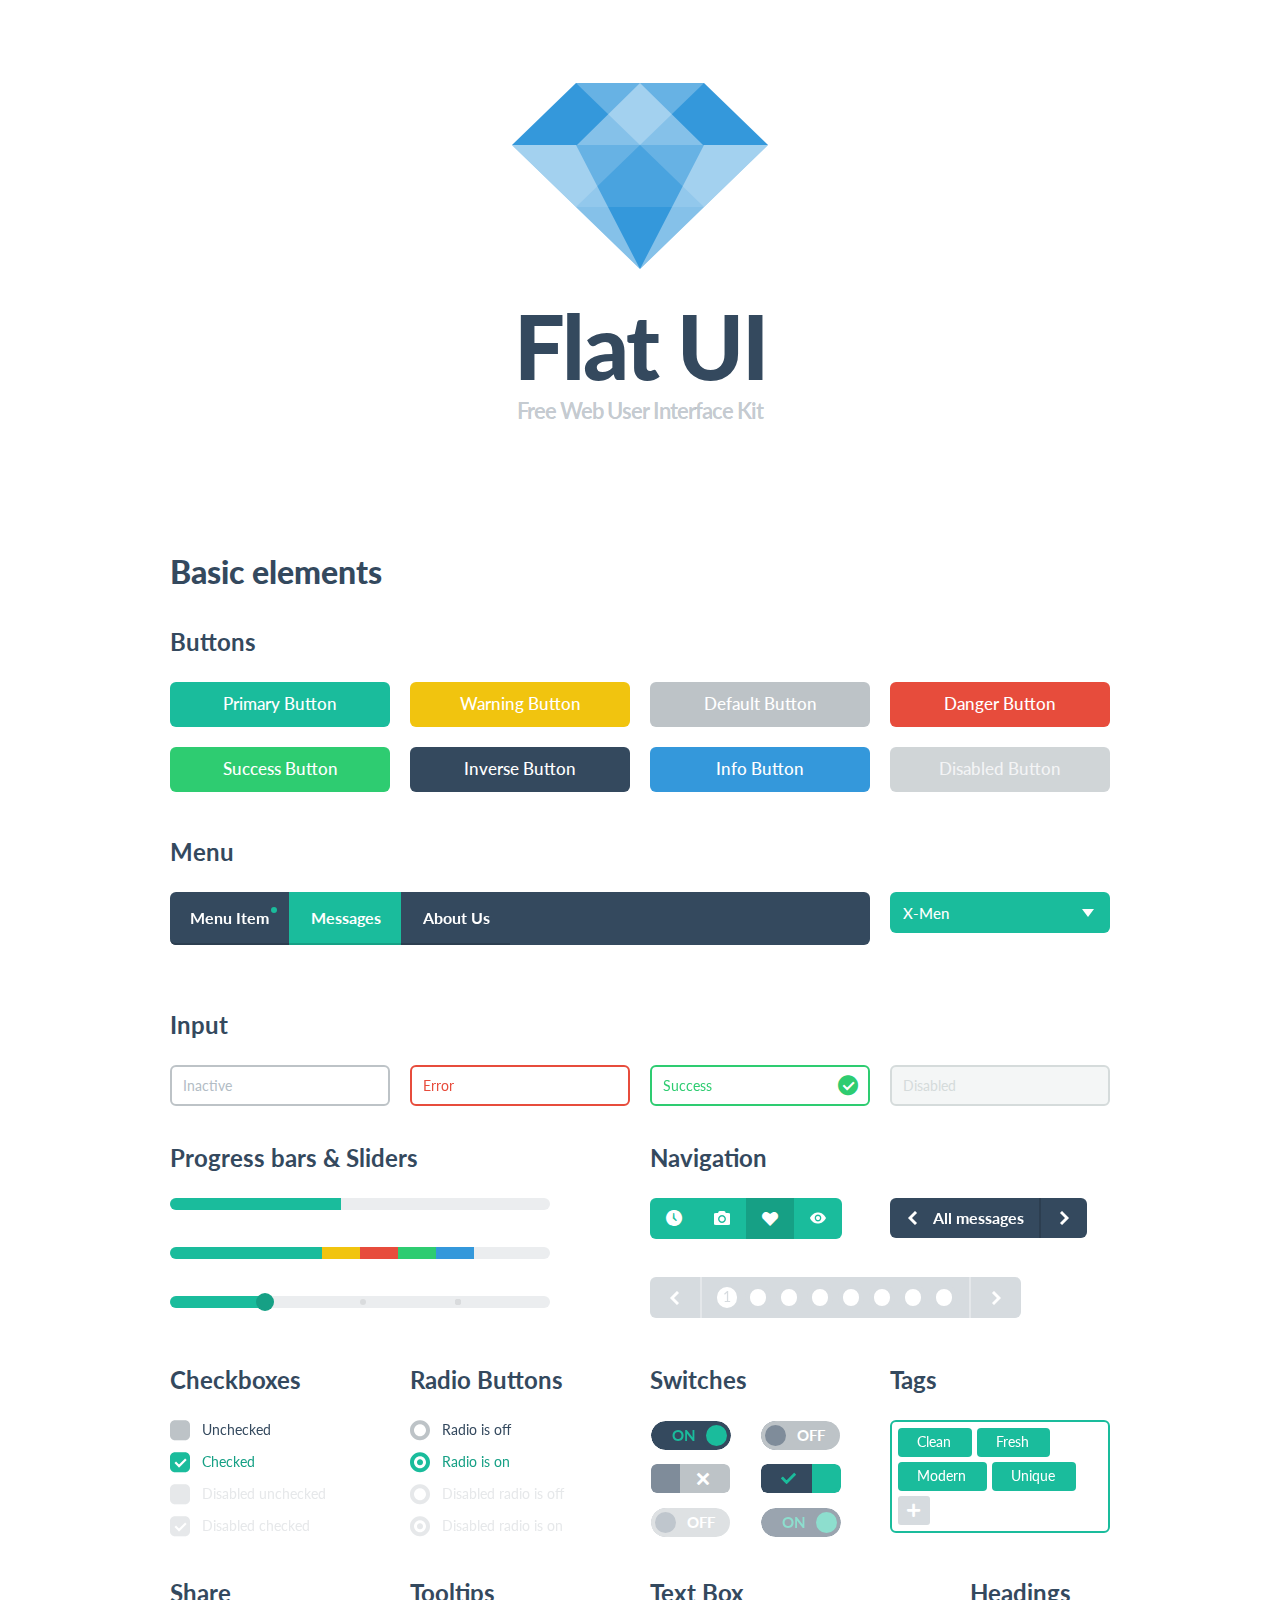
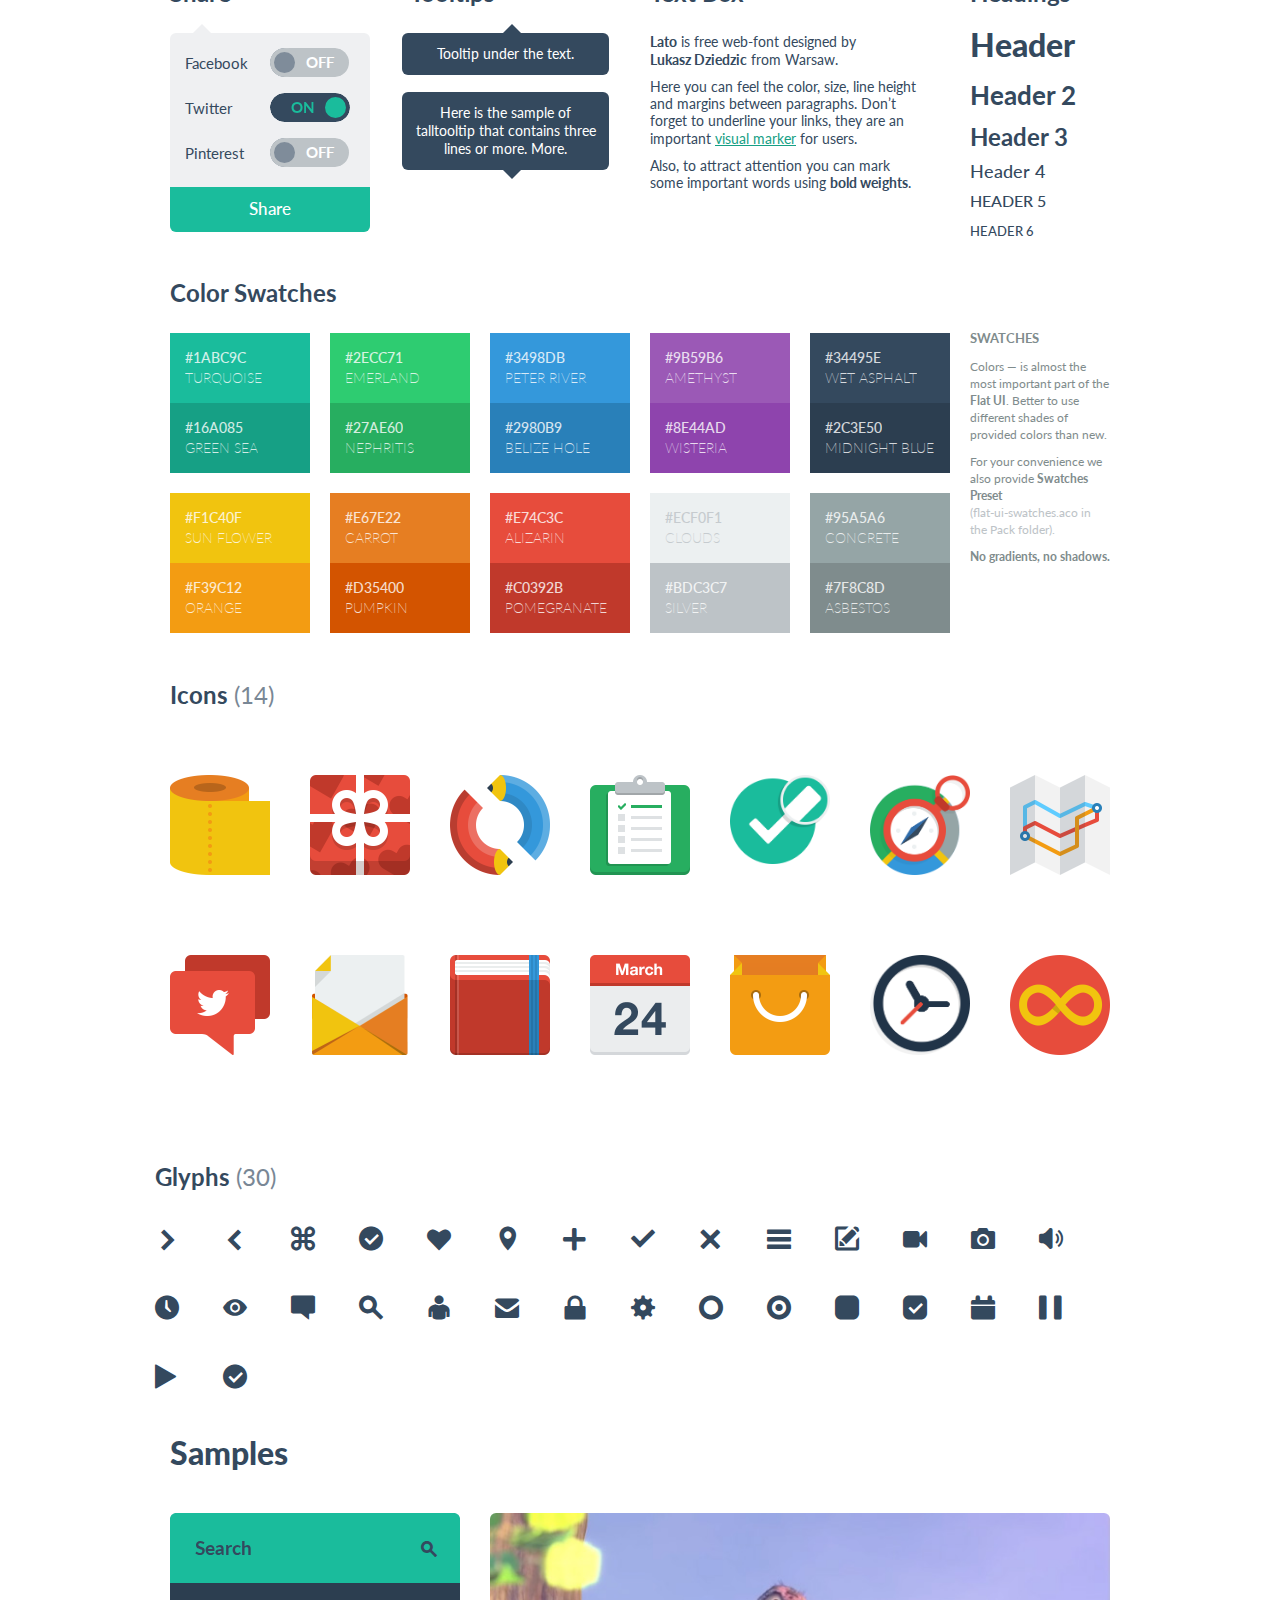
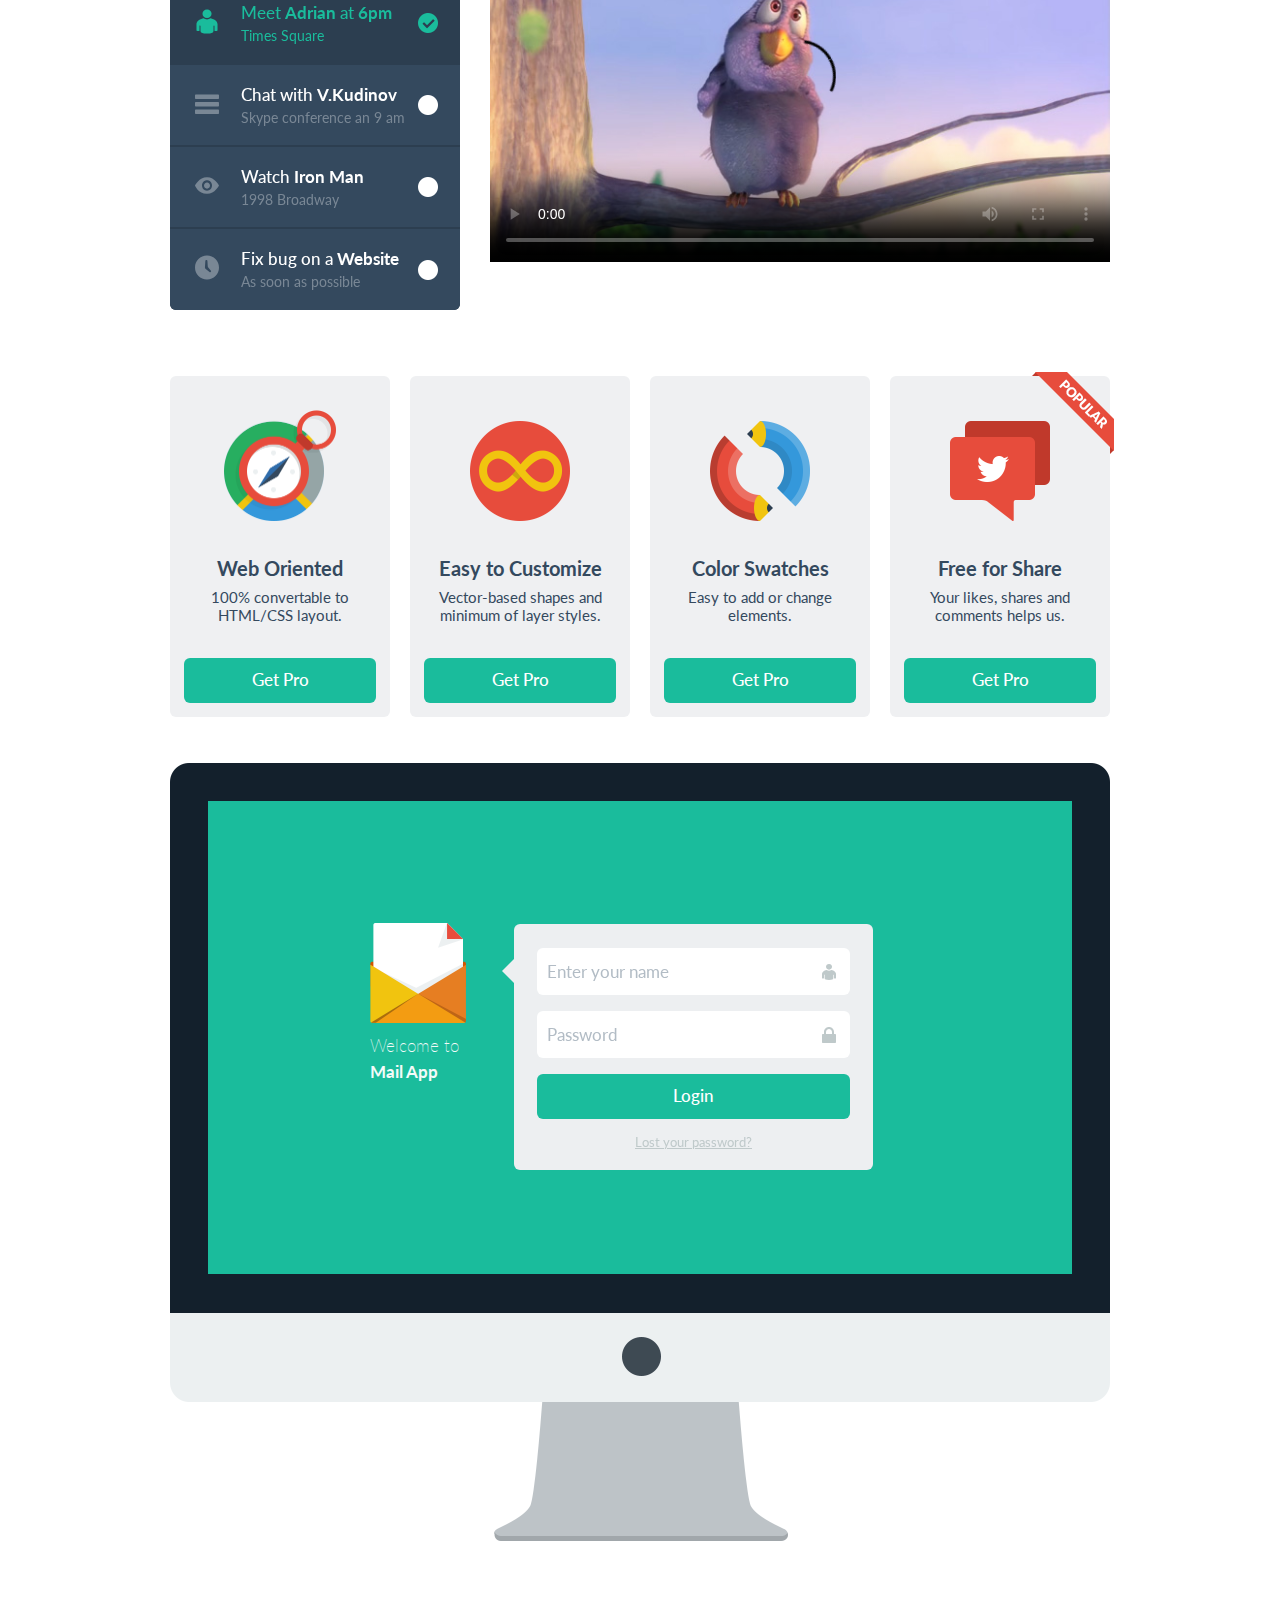
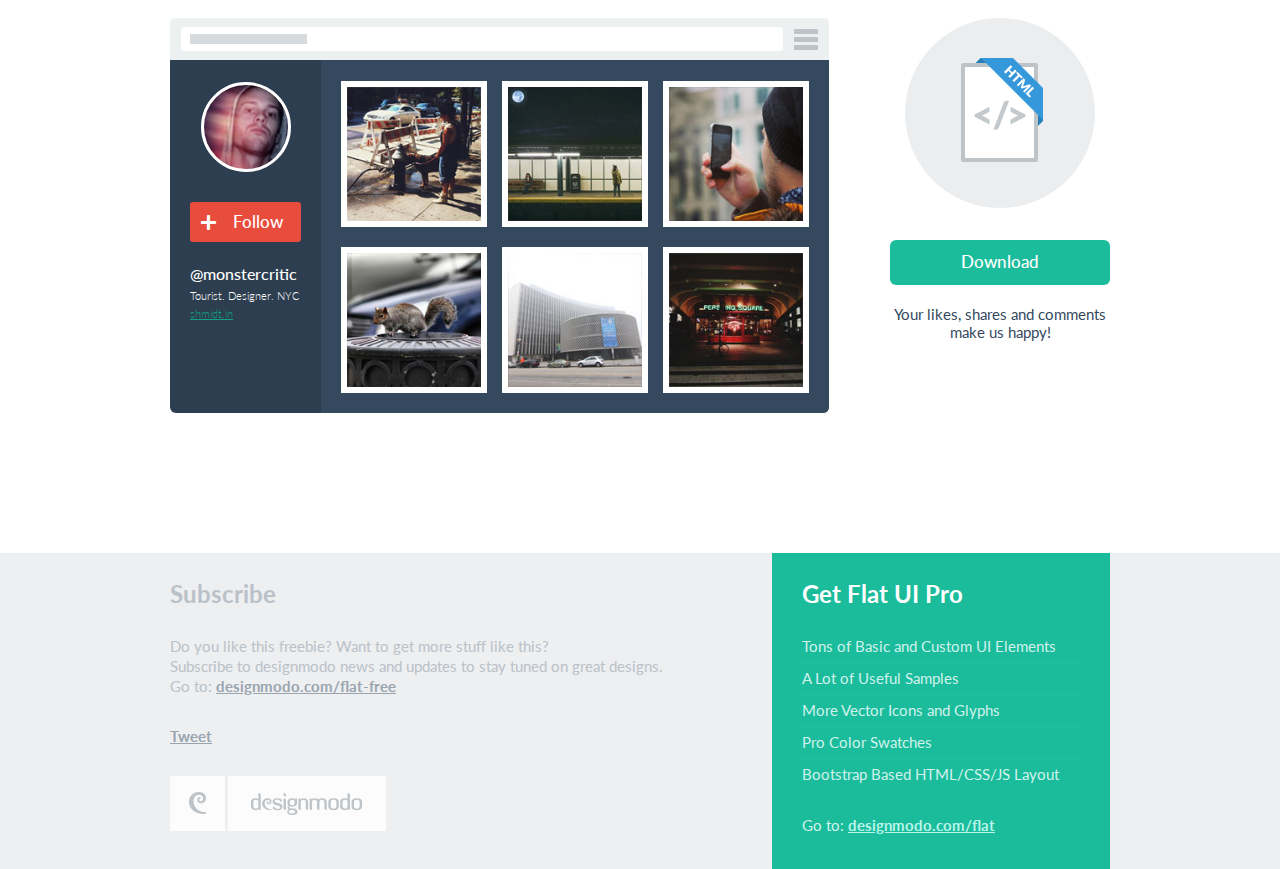
<file: flat-ui/index.html>
<!DOCTYPE html>
<html lang="en">
  <head>
    <meta charset="utf-8">
    <title>Flat UI</title>
    <meta name="viewport" content="width=device-width, initial-scale=1.0">

    <!-- Loading Bootstrap -->
    <link href="bootstrap/css/bootstrap.css" rel="stylesheet">

    <!-- Loading Flat UI -->
    <link href="css/flat-ui.css" rel="stylesheet">

    <link rel="shortcut icon" href="images/favicon.ico">

    <!-- HTML5 shim, for IE6-8 support of HTML5 elements. All other JS at the end of file. -->
    <!--[if lt IE 9]>
      <script src="js/html5shiv.js"></script>
    <![endif]-->
  </head>
  <body>
    <div class="container">
      <div class="demo-headline">
        <h1 class="demo-logo">
          <div class="logo"></div>
          Flat UI
          <small>Free Web User Interface Kit</small>
        </h1>
      </div> <!-- /demo-headline -->

      <h1>Basic elements</h1>
      <h3 class="demo-panel-title">Buttons</h3>

      <div class="row demo-row">
        <div class="span3">
          <a href="#fakelink" class="btn btn-large btn-block btn-primary">Primary Button</a>
        </div>
        <div class="span3">
          <a href="#fakelink" class="btn btn-large btn-block btn-warning">Warning Button</a>
        </div>
        <div class="span3">
          <a href="#fakelink" class="btn btn-block btn-large">Default Button</a>
        </div>
        <div class="span3">
          <a href="#fakelink" class="btn btn-large btn-block btn-danger">Danger Button</a>
        </div>
      </div> <!-- /row -->

      <div class="row demo-row">
        <div class="span3">
          <a href="#fakelink" class="btn btn-large btn-block btn-success">Success Button</a>
        </div>
        <div class="span3">
          <a href="#fakelink" class="btn btn-large btn-block btn-inverse">Inverse Button</a>
        </div>
        <div class="span3">
          <a href="#fakelink" class="btn btn-large btn-block btn-info">Info Button</a>
        </div>
        <div class="span3">
          <a href="#fakelink" class="btn btn-large btn-block disabled">Disabled Button</a>
        </div>
      </div> <!-- /row -->

      <h3 class="demo-panel-title">Menu</h3>
      <div class="row demo-row">
        <div class="span9">
          <div class="navbar navbar-inverse">
            <div class="navbar-inner">
              <div class="container">
                <button type="button" class="btn btn-navbar" data-toggle="collapse" data-target="#nav-collapse-01"></button>
                <div class="nav-collapse collapse" id="nav-collapse-01">
                  <ul class="nav">
                    <li>
                      <a href="#fakelink">
                        Menu Item
                        <span class="navbar-unread">1</span>
                      </a>
                    </li>
                    <li class="active">
                      <a href="#fakelink">
                        Messages
                        <span class="navbar-unread">1</span>
                      </a>
                      <ul>
                        <li><a href="#fakelink">Element One</a></li>
                        <li>
                          <a href="#fakelink">Sub menu</a>
                          <ul>
                            <li><a href="#fakelink">Element One</a></li>
                            <li><a href="#fakelink">Element Two</a></li>
                            <li><a href="#fakelink">Element Three</a></li>
                          </ul> <!-- /Sub menu -->
                        </li>
                        <li><a href="#fakelink">Element Three</a></li>
                      </ul> <!-- /Sub menu -->
                    </li>
                    <li>
                      <a href="#fakelink">
                        About Us
                      </a>
                    </li>
                  </ul>
                </div><!--/.nav -->
              </div>
            </div>
          </div>
        </div>
        <div class="span3">
          <select name="herolist" value="X-Men" class="select-block span3">
            <option value="0">Choose hero</option>
            <option value="1">Spider Man</option>
            <option value="2">Wolverine</option>
            <option value="3">Captain America</option>
            <option value="X-Men" selected="selected">X-Men</option>
            <option value="Crocodile">Crocodile</option>
          </select>
        </div>
      </div> <!-- /row -->

      <h3 class="demo-panel-title">Input</h3>
      <div class="row">
        <div class="span3">
          <input type="text" value="" placeholder="Inactive" class="span3" />
        </div>
        <div class="span3">
          <div class="control-group error">
            <input type="text" value="Error" class="span3" />
          </div>
        </div>
        <div class="span3">
          <div class="control-group success">
            <input type="text" value="Success" class="span3" />
            <i class="input-icon fui-check-inverted"></i>
          </div>
        </div>
        <div class="span3">
          <input type="text" value="Disabled" disabled="disabled" class="span3" />
        </div>
      </div> <!-- /row -->

      <div class="row">
        <div class="span5">
          <h3 class="demo-panel-title">Progress bars &amp; Sliders</h3>
          <div class="progress">
            <div class="bar" style="width: 45%;"></div>
          </div>
          <br/>
          <div class="progress">
            <div class="bar" style="width: 40%;"></div>
            <div class="bar bar-warning" style="width: 10%;"></div>
            <div class="bar bar-danger" style="width: 10%;"></div>
            <div class="bar bar-success" style="width: 10%;"></div>
            <div class="bar bar-info" style="width: 10%;"></div>
          </div>
          <br/>
          <div id="slider" class="ui-slider">
            <div class="ui-slider-segment"></div>
            <div class="ui-slider-segment"></div>
            <div class="ui-slider-segment"></div>
          </div>
        </div> <!-- /sliders -->

        <div class="span6 offset1">
          <h3 class="demo-panel-title">Navigation</h3>
          <div class="row demo-navigation">
            <div class="span3">
              <div class="btn-toolbar">
                <div class="btn-group">
                  <a class="btn btn-primary" href="#fakelink"><i class="fui-time"></i></a>
                  <a class="btn btn-primary" href="#fakelink"><i class="fui-photo"></i></a>
                  <a class="btn btn-primary active" href="#fakelink"><i class="fui-heart"></i></a>
                  <a class="btn btn-primary" href="#fakelink"><i class="fui-eye"></i></a>
                </div>
              </div> <!-- /toolbar -->
            </div>
            <div class="span3 demo-pager">
              <ul class="pager">
                <li class="previous">
                  <a href="#fakelink">
                    <i class="fui-arrow-left"></i>
                    <span>All messages</span>
                  </a>
                </li>
                <li class="next">
                  <a href="#fakelink">
                    <i class="fui-arrow-right"></i>
                  </a>
                </li>
              </ul> <!-- /pager -->
            </div>
          </div> <!-- /demo-navigation -->

          <div class="pagination">
            <ul>
              <li class="previous"><a href="#fakelink" class="fui-arrow-left"></a></li>
              <li class="active"><a href="#fakelink">1</a></li>
              <li><a href="#fakelink">2</a></li>
              <li><a href="#fakelink">3</a></li>
              <li><a href="#fakelink">4</a></li>
              <li><a href="#fakelink">5</a></li>
              <li><a href="#fakelink">6</a></li>
              <li><a href="#fakelink">7</a></li>
              <li><a href="#fakelink">8</a></li>
              <li class="next"><a href="#fakelink" class="fui-arrow-right"></a></li>
            </ul>
          </div> <!-- /pagination -->
        </div> <!-- /navigation -->
      </div> <!-- /row -->

      <div class="row">
        <div class="span3">
          <h3 class="demo-panel-title">Checkboxes</h3>
          <label class="checkbox" for="checkbox1">
            <input type="checkbox" value="" id="checkbox1" data-toggle="checkbox">
            Unchecked
          </label>
          <label class="checkbox" for="checkbox2">
            <input type="checkbox" checked="checked" value="" id="checkbox2" data-toggle="checkbox" checked="">
            Checked
          </label>
          <label class="checkbox" for="checkbox3">
            <input type="checkbox" value="" id="checkbox3" data-toggle="checkbox" disabled="">
            Disabled unchecked
          </label>
          <label class="checkbox" for="checkbox4">
            <input type="checkbox" checked="checked" value="" id="checkbox4" data-toggle="checkbox" disabled="" checked="">
            Disabled checked
          </label>
        </div> <!-- /checkboxes span3 -->

        <div class="span3">
          <h3 class="demo-panel-title">Radio Buttons</h3>
          <label class="radio">
            <input type="radio" name="optionsRadios" id="optionsRadios1" value="option1" data-toggle="radio">
            Radio is off
          </label>
          <label class="radio">
            <input type="radio" name="optionsRadios" id="optionsRadios2" value="option1" data-toggle="radio" checked="">
            Radio is on
          </label>

          <label class="radio">
            <input type="radio" name="optionsRadiosDisabled" id="optionsRadios3" value="option2" data-toggle="radio" disabled="">
            Disabled radio is off
          </label>
          <label class="radio">
            <input type="radio" name="optionsRadiosDisabled" id="optionsRadios4" value="option2" data-toggle="radio" checked="" disabled="">
            Disabled radio is on
          </label>
        </div> <!-- /radios span3 -->

        <div class="span3">
          <h3 class="demo-panel-title">Switches</h3>

          <table width="100%">
            <tr>
              <td width="50%" class="pbm">
                <input type="checkbox" checked="" data-toggle="switch" />
              </td>

              <td class="pbm">
                <input type="checkbox" data-toggle="switch" />
              </td>
            </tr>
            <tr>
              <td class="pbm">
                <div class="switch switch-square"
                  data-on-label="<i class='fui-check'></i>"
                  data-off-label="<i class='fui-cross'></i>">
                  <input type="checkbox" />
                </div>
              </td>

              <td class="pbm">
                <div class="switch switch-square"
                  data-on-label="<i class='fui-check'></i>"
                  data-off-label="<i class='fui-cross'></i>">
                  <input type="checkbox" checked="" />
                </div>
              </td>
            </tr>
            <tr>
              <td>
                <input type="checkbox" disabled data-toggle="switch" />
              </td>

              <td>
                <input type="checkbox" checked disabled data-toggle="switch" />
              </td>
            </tr>
          </table>
        </div> <!-- /toggles span3 -->

        <div class="span3">
          <h3 class="demo-panel-title">Tags</h3>
          <input name="tagsinput" id="tagsinput" class="tagsinput" value="Clean,Fresh,Modern,Unique" />
        </div>
      </div> <!-- /row -->

      <div class="row">
        <div class="span3">
          <h3 class="demo-panel-title">Share</h3>
          <div class="share mrl">
            <ul>
              <li>
                <label class="share-label" for="share-toggle2">Facebook</label>
                <input type="checkbox" data-toggle="switch" />
              </li>
              <li>
                <label class="share-label" for="share-toggle4">Twitter</label>
                <input type="checkbox" checked="" data-toggle="switch" />
              </li>
              <li>
                <label class="share-label" for="share-toggle6">Pinterest</label>
                <input type="checkbox" data-toggle="switch" />
              </li>
            </ul>
            <a href="#" class="btn btn-primary btn-block btn-large">Share</a>
          </div> <!-- /share -->
        </div>

        <div class="span3">
          <div class="demo-tooltips">
            <h3 class="demo-panel-title">Tooltips</h3>
            <p align="center" data-toggle="tooltip" data-placement="bottom" title="Tooltip under the text."></p>
            <p align="center" data-toggle="tooltip" title="Here is the sample of talltooltip that contains three lines or more. More."></p>
          </div>
        </div> <!-- /span3 with tooltips -->

        <div class="span4">
          <div class="demo-text-box prl">
            <h3 class="demo-panel-title">Text Box</h3>
            <p><strong>Lato</strong> is free web-font designed by <strong>Lukasz&nbsp;Dziedzic</strong> from Warsaw.</p>
            <p>Here you can feel the color, size, line height and margins between paragraphs. Don’t forget to underline 
              your links, they are an important <a href="#">visual marker</a> for users.</p>
            <p>Also, to attract attention you can mark some&nbsp;important words using <strong>bold weights</strong>.</p>
          </div>
        </div> <!-- /text box -->

        <div class="span2">
          <h3 class="demo-panel-title demo-headings">Headings</h3>
          <h1>Header</h1>
          <h2>Header 2</h2>
          <h3>Header 3</h3>
          <h4>Header 4</h4>
          <h5>Header 5</h5>
          <h6>Header 6</h6>
        </div> <!-- /headings -->
      </div> <!-- /row -->

      <div class="row">
        <div class="span10">
          <h3 class="demo-panel-title">Color Swatches</h3>
          <div class="row mbl">
            <div class="span2">
              <dl class="palette palette-turquoise">
                <dt>#1abc9c</dt>
                <dd>Turquoise</dd>
              </dl>
              <dl class="palette palette-green-sea">
                <dt>#16a085</dt>
                <dd>Green sea</dd>
              </dl>
            </div>

            <div class="span2">
              <dl class="palette palette-emerland">
                <dt>#2ecc71</dt>
                <dd>Emerland</dd>
              </dl>
              <dl class="palette palette-nephritis">
                <dt>#27ae60</dt>
                <dd>Nephritis</dd>
              </dl>
            </div>

            <div class="span2">
              <dl class="palette palette-peter-river">
                <dt>#3498db</dt>
                <dd>Peter river</dd>
              </dl>
              <dl class="palette palette-belize-hole">
                <dt>#2980b9</dt>
                <dd>Belize hole</dd>
              </dl>
            </div>

            <div class="span2">
              <dl class="palette palette-amethyst">
                <dt>#9b59b6</dt>
                <dd>Amethyst</dd>
              </dl>
              <dl class="palette palette-wisteria">
                <dt>#8e44ad</dt>
                <dd>Wisteria</dd>
              </dl>
            </div>

            <div class="span2">
              <dl class="palette palette-wet-asphalt">
                <dt>#34495e</dt>
                <dd>Wet asphalt</dd>
              </dl>
              <dl class="palette palette-midnight-blue">
                <dt>#2c3e50</dt>
                <dd>Midnight blue</dd>
              </dl>
            </div>
          </div> <!-- /color swatches -->

          <div class="row mbl">
            <div class="span2">
              <dl class="palette palette-sun-flower">
                <dt>#f1c40f</dt>
                <dd>Sun flower</dd>
              </dl>
              <dl class="palette palette-orange">
                <dt>#f39c12</dt>
                <dd>Orange</dd>
              </dl>
            </div>

            <div class="span2">
              <dl class="palette palette-carrot">
                <dt>#e67e22</dt>
                <dd>Carrot</dd>
              </dl>
              <dl class="palette palette-pumpkin">
                <dt>#d35400</dt>
                <dd>Pumpkin</dd>
              </dl>
            </div>

            <div class="span2">
              <dl class="palette palette-alizarin">
                <dt>#e74c3c</dt>
                <dd>Alizarin</dd>
              </dl>
              <dl class="palette palette-pomegranate">
                <dt>#c0392b</dt>
                <dd>Pomegranate</dd>
              </dl>
            </div>

            <div class="span2">
              <dl class="palette palette-clouds">
                <dt>#ecf0f1</dt>
                <dd>Clouds</dd>
              </dl>
              <dl class="palette palette-silver">
                <dt>#bdc3c7</dt>
                <dd>Silver</dd>
              </dl>
            </div>

            <div class="span2">
              <dl class="palette palette-concrete">
                <dt>#95a5a6</dt>
                <dd>Concrete</dd>
              </dl>
              <dl class="palette palette-asbestos">
                <dt>#7f8c8d</dt>
                <dd>Asbestos</dd>
              </dl>
            </div>
          </div> <!-- /color swatches -->
        </div>

        <div class="span2">
          <h3 class="demo-panel-title">&nbsp;</h3>
          <h6 class="palette-headline">SWATCHES</h6>
          <p class="palette-paragraph">
            Colors &mdash; is almost the most important part of the <strong>Flat UI</strong>. Better to use different shades of provided colors than new.
          </p>
          <p class="palette-paragraph">
            For your convenience we also provide <strong>Swatches Preset</strong> <span>(flat&#8209;ui&#8209;swatches.aco in the Pack folder).</span>
          </p>
          <p class="palette-paragraph">
            <strong>No gradients, no shadows.</strong>
          </p>
        </div> <!-- /swatches desc -->
      </div> <!-- /swatches row -->

      <h3 class="demo-panel-title">Icons <small>(14)</small></h3>
      <div class="demo-illustrations">
        <div class="demo-content">
          <div><img src="images/icons/Toilet-Paper@2x.png" alt="Toilet-Paper"></div>          
          <div><img src="images/icons/Gift-Box@2x.png" alt="Gift-Box"></div>
          <div><img src="images/icons/Pensils@2x.png" alt="Pensils"></div>
          <div><img src="images/icons/Clipboard@2x.png" alt="Clipboard"></div>
          <div><img src="images/icons/Retina-Ready@2x.png" alt="Retina-Ready"></div>
          <div><img src="images/icons/Compas@2x.png" alt="Compas"></div>
          <div><img src="images/icons/Map@2x.png" alt="Map"></div>
          <div><img src="images/icons/Chat@2x.png" alt="Chat"></div>
          <div><img src="images/icons/Mail@2x.png" alt="Mail"></div>
          <div><img src="images/icons/Book@2x.png" alt="Book"></div>
          <div><img src="images/icons/Calendar@2x.png" alt="Calendar"></div>
          <div><img src="images/icons/Pocket@2x.png" alt="Pocket"></div>
          <div><img src="images/icons/Watches@2x.png" alt="Watches"></div>
          <div><img src="images/icons/Infinity-Loop@2x.png" alt="Infinity-Loop"></div>
        </div>
      </div>

      <div class="demo-icons">
        <h3 class="demo-panel-title">Glyphs <small>(30)</small></h3>
        <div class="demo-content">
          <span class="fui-arrow-right"></span>
          <span class="fui-arrow-left"></span>
          <span class="fui-cmd"></span>
          <span class="fui-check-inverted"></span>
          <span class="fui-heart"></span>
          <span class="fui-location"></span>
          <span class="fui-plus"></span>
          <span class="fui-check"></span>
          <span class="fui-cross"></span>
          <span class="fui-list"></span>
          <span class="fui-new"></span>
          <span class="fui-video"></span>
          <span class="fui-photo"></span>
          <span class="fui-volume"></span>
          <span class="fui-time"></span>
          <span class="fui-eye"></span>
          <span class="fui-chat"></span>
          <span class="fui-search"></span>
          <span class="fui-user"></span>
          <span class="fui-mail"></span>
          <span class="fui-lock"></span>
          <span class="fui-gear"></span>
          <span class="fui-radio-unchecked"></span>
          <span class="fui-radio-checked"></span>
          <span class="fui-checkbox-unchecked"></span>
          <span class="fui-checkbox-checked"></span>
          <span class="fui-calendar-solid"></span>
          <span class="fui-pause"></span>
          <span class="fui-play"></span>
          <span class="fui-check-inverted-2"></span>
        </div>
      </div> <!-- /icon font row -->

      <h1 class="mbl pbl">Samples</h1>
      <div class="row demo-samples">
        <div class="span4">
          <div class="todo mrm">
            <div class="todo-search">
              <input class="todo-search-field" type="search" value="" placeholder="Search" />
            </div>
            <ul>
              <li class="todo-done">
                <div class="todo-icon fui-user"></div>
                <div class="todo-content">
                  <h4 class="todo-name">
                    Meet <strong>Adrian</strong> at <strong>6pm</strong>
                  </h4>
                  Times Square
                </div>
              </li>

              <li>
                <div class="todo-icon fui-list"></div>
                <div class="todo-content">
                  <h4 class="todo-name">
                    Chat with <strong>V.Kudinov</strong>
                  </h4>
                  Skype conference an 9 am
                </div>
              </li>

              <li>
                <div class="todo-icon fui-eye"></div>
                <div class="todo-content">
                  <h4 class="todo-name">
                    Watch <strong>Iron Man</strong>
                  </h4>
                  1998 Broadway
                </div>
              </li>

              <li>
                <div class="todo-icon fui-time"></div>
                <div class="todo-content">
                  <h4 class="todo-name">
                    Fix bug on a <strong>Website</strong>
                  </h4>
                  As soon as possible
                </div>
              </li>
            </ul>
          </div>
        </div> <!-- /todo list -->

        <div class="span8 demo-video">
          <!--[if !IE]> -->
            <video class="video-js" controls
              preload="auto" width="620" height="349" poster="images/video/poster.jpg" data-setup="{}">
              <source src="http://iurevych.github.com/Flat-UI-videos/big_buck_bunny.mp4" type="video/mp4">
              <source src="http://iurevych.github.com/Flat-UI-videos/big_buck_bunny.webm" type="video/webm">
            </video>
          <!-- <![endif]-->

          <!--[if IE]>
            <video class="video-js" controls
              preload="auto" width="620" height="256" poster="http://video-js.zencoder.com/oceans-clip.jpg" data-setup="{}">
              <source src="http://video-js.zencoder.com/oceans-clip.mp4" type='video/mp4'/>
              <source src="http://video-js.zencoder.com/oceans-clip.webm" type='video/webm'/>
            </video>
          <![endif]-->
        </div> <!-- /video -->
      </div>

      <div class="row demo-tiles">
        <div class="span3">
          <div class="tile">
            <img src="images/icons/Compas@2x.png" alt="Compas@2x" class="tile-image big-illustration">
            <h3 class="tile-title">Web Oriented</h3>
            <p>100% convertable to HTML/CSS layout.</p>
            <a class="btn btn-primary btn-large btn-block" href="http://designmodo.com/flat">Get Pro</a>
          </div>
        </div>

        <div class="span3">
          <div class="tile">
            <img src="images/icons/Infinity-Loop@2x.png" alt="Infinity-Loop@2x" class="tile-image">
            <h3 class="tile-title">Easy to Customize</h3>
            <p>Vector-based shapes and minimum of layer styles.</p>
            <a class="btn btn-primary btn-large btn-block" href="http://designmodo.com/flat">Get Pro</a>
          </div>
        </div>

        <div class="span3">
          <div class="tile">
            <img src="images/icons/Pensils@2x.png" alt="Pensils@2x" class="tile-image">
            <h3 class="tile-title">Color Swatches</h3>
            <p>Easy to add or change elements. </p>
            <a class="btn btn-primary btn-large btn-block" href="http://designmodo.com/flat">Get Pro</a>
          </div>
        </div>

        <div class="span3">
          <div class="tile tile-hot">
            <img src="images/icons/Chat@2x.png" alt="Chat@2x" class="tile-image">
            <h3 class="tile-title">Free for Share</h3>
            <p>Your likes, shares and comments helps us.</p>
            <a class="btn btn-primary btn-large btn-block" href="http://designmodo.com/flat">Get Pro</a>
          </div>

        </div>
      </div> <!-- /tiles -->

      <div class="login">
        <div class="login-screen">
          <div class="login-icon">
            <img src="images/login/icon.png" alt="Welcome to Mail App" />
            <h4>Welcome to <small>Mail App</small></h4>
          </div>

          <div class="login-form">
            <div class="control-group">
              <input type="text" class="login-field" value="" placeholder="Enter your name" id="login-name" />
              <label class="login-field-icon fui-user" for="login-name"></label>
            </div>

            <div class="control-group">
              <input type="password" class="login-field" value="" placeholder="Password" id="login-pass" />
              <label class="login-field-icon fui-lock" for="login-pass"></label>
            </div>

            <a class="btn btn-primary btn-large btn-block" href="#">Login</a>
            <a class="login-link" href="#">Lost your password?</a>
          </div>
        </div>
      </div>

      <div class="row">
        <div class="span9">
          <div class="demo-browser">
            <div class="demo-browser-side">
              <div class="demo-browser-author"></div>
              <div class="demo-browser-action">
                <a class="btn btn-danger btn-large btn-block" href="http://twitter.com/monstercritic" target="_blank">
                  Follow
                </a>
              </div>
              <h5>@monstercritic</h5>
              <h6>
                Tourist. Designer. NYC
                <a href="http://shmidt.in" target="_blank">shmidt.in</a>
              </h6>
            </div>
            <div class="demo-browser-content">
              <img src="images/demo/browser-pic-1.jpg" alt="" />
              <img src="images/demo/browser-pic-2.jpg" alt="" />
              <img src="images/demo/browser-pic-3.jpg" alt="" />
              <img src="images/demo/browser-pic-4.jpg" alt="" />
              <img src="images/demo/browser-pic-5.jpg" alt="" />
              <img src="images/demo/browser-pic-6.jpg" alt="" />
            </div>
          </div>
        </div>

        <div class="span3">
          <div class="demo-download">
            <img src="images/demo/html-icon.png" src="Free PSD" />
          </div>

          <a href="https://github.com/designmodo/Flat-UI/archive/master.zip" class="btn btn-primary btn-large btn-block">Download</a>

          <p class="demo-download-text">Your likes, shares and comments make us happy!</p>
        </div>
      </div> <!-- /download area -->

    </div> <!-- /container -->

    <footer>
      <div class="container">
        <div class="row">
          <div class="span7">
            <h3 class="footer-title">Subscribe</h3>
            <p>Do you like this freebie? Want to get more stuff like this?<br/>
              Subscribe to designmodo news and updates to stay tuned on great designs.<br/>
              Go to: <a href="http://designmodo.com/flat-free" target="_blank">designmodo.com/flat-free</a>
            </p>

            <p class="pvl">
              <a href="https://twitter.com/share" class="twitter-share-button" data-url="http://designmodo.com/flat-free/" data-text="Flat UI Free - PSD&amp;HTML User Interface Kit" data-via="designmodo" data-size="large">Tweet</a>
              <script>!function(d,s,id){var js,fjs=d.getElementsByTagName(s)[0];if(!d.getElementById(id)){js=d.createElement(s);js.id=id;js.src="//platform.twitter.com/widgets.js";fjs.parentNode.insertBefore(js,fjs);}}(document,"script","twitter-wjs");</script>
            </p>

            <a class="footer-brand" href="http://designmodo.com" target="_blank">
              <img src="images/footer/logo.png" alt="Designmodo.com" />
            </a>
          </div> <!-- /span8 -->

          <div class="span5">
            <div class="footer-banner">
              <h3 class="footer-title">Get Flat UI Pro</h3>
              <ul>
                <li>Tons of Basic and Custom UI Elements</li>
                <li>A Lot of Useful Samples</li>
                <li>More Vector Icons and Glyphs</li>
                <li>Pro Color Swatches</li>
                <li>Bootstrap Based HTML/CSS/JS Layout</li>
              </ul>
              Go to: <a href="http://designmodo.com/flat" target="_blank">designmodo.com/flat</a>
            </div>
          </div>
        </div>
      </div>
    </footer>
    
    <!-- Load JS here for greater good =============================-->
    <script src="js/jquery-1.8.3.min.js"></script>
    <script src="js/jquery-ui-1.10.3.custom.min.js"></script>
    <script src="js/jquery.ui.touch-punch.min.js"></script>
    <script src="js/bootstrap.min.js"></script>
    <script src="js/bootstrap-select.js"></script>
    <script src="js/bootstrap-switch.js"></script>
    <script src="js/flatui-checkbox.js"></script>
    <script src="js/flatui-radio.js"></script>
    <script src="js/jquery.tagsinput.js"></script>
    <script src="js/jquery.placeholder.js"></script>
    <script src="js/jquery.stacktable.js"></script>
    <script src="http://vjs.zencdn.net/c/video.js"></script>
    <script src="js/application.js"></script>
  </body>
</html>
</file>
<file: flat-ui/css/flat-ui.css>
@import url("http://fonts.googleapis.com/css?family=Lato:400,700,700italic,900,400italic,300");
@font-face {
  font-family: 'Flat-UI-Icons';
  src: url('../fonts/Flat-UI-Icons.eot');
  src: url('../fonts/Flat-UI-Icons.eot?#iefix') format('embedded-opentype'), url('../fonts/Flat-UI-Icons.woff') format('woff'), url('../fonts/Flat-UI-Icons.ttf') format('truetype'), url('../fonts/Flat-UI-Icons.svg#Flat-UI-Icons') format('svg');
  font-weight: normal;
  font-style: normal;
}
/* Use the following CSS code if you want to use data attributes for inserting your icons */
[data-icon]:before {
  font-family: 'Flat-UI-Icons';
  content: attr(data-icon);
  speak: none;
  font-weight: normal;
  font-variant: normal;
  text-transform: none;
  -webkit-font-smoothing: antialiased;
}
/* Use the following CSS code if you want to have a class per icon */
/*
Instead of a list of all class selectors,
you can use the generic selector below, but it's slower:
[class*="fui-"] {
*/
.fui-arrow-right,
.fui-arrow-left,
.fui-cmd,
.fui-check-inverted,
.fui-heart,
.fui-location,
.fui-plus,
.fui-check,
.fui-cross,
.fui-list,
.fui-new,
.fui-video,
.fui-photo,
.fui-volume,
.fui-time,
.fui-eye,
.fui-chat,
.fui-search,
.fui-user,
.fui-mail,
.fui-lock,
.fui-gear,
.fui-radio-unchecked,
.fui-radio-checked,
.fui-checkbox-unchecked,
.fui-checkbox-checked,
.fui-calendar-solid,
.fui-pause,
.fui-play,
.fui-check-inverted-2 {
  display: inline-block;
  font-family: 'Flat-UI-Icons';
  speak: none;
  font-style: normal;
  font-weight: normal;
  font-variant: normal;
  text-transform: none;
  -webkit-font-smoothing: antialiased;
}
.fui-arrow-right:before {
  content: "\e02c";
}
.fui-arrow-left:before {
  content: "\e02d";
}
.fui-cmd:before {
  content: "\e02f";
}
.fui-check-inverted:before {
  content: "\e006";
}
.fui-heart:before {
  content: "\e007";
}
.fui-location:before {
  content: "\e008";
}
.fui-plus:before {
  content: "\e009";
}
.fui-check:before {
  content: "\e00a";
}
.fui-cross:before {
  content: "\e00b";
}
.fui-list:before {
  content: "\e00c";
}
.fui-new:before {
  content: "\e00d";
}
.fui-video:before {
  content: "\e00e";
}
.fui-photo:before {
  content: "\e00f";
}
.fui-volume:before {
  content: "\e010";
}
.fui-time:before {
  content: "\e011";
}
.fui-eye:before {
  content: "\e012";
}
.fui-chat:before {
  content: "\e013";
}
.fui-search:before {
  content: "\e01c";
}
.fui-user:before {
  content: "\e01d";
}
.fui-mail:before {
  content: "\e01e";
}
.fui-lock:before {
  content: "\e01f";
}
.fui-gear:before {
  content: "\e024";
}
.fui-radio-unchecked:before {
  content: "\e02b";
}
.fui-radio-checked:before {
  content: "\e032";
}
.fui-checkbox-unchecked:before {
  content: "\e033";
}
.fui-checkbox-checked:before {
  content: "\e034";
}
.fui-calendar-solid:before {
  content: "\e022";
}
.fui-pause:before {
  content: "\e03b";
}
.fui-play:before {
  content: "\e03c";
}
.fui-check-inverted-2:before {
  content: "\e000";
}
/* 62px */
/* 52px */
/* 40px */
/* 29px */
/* 28px */
/* 24px */
.inline-block {
  display: inline-block;
  zoom: 1;
  *display: inline;
}
.clearfix {
  *zoom: 1;
}
.clearfix:before,
.clearfix:after {
  display: table;
  content: "";
}
.clearfix:after {
  clear: both;
}
.drop-ie-gradient {
  filter: unquote("progid:DXImageTransform.Microsoft.gradient(enabled = false)");
}
.dropdown-arrow-inverse {
  border-bottom-color: #34495e !important;
  border-top-color: #34495e !important;
}
.demo-headline {
  padding: 73px 0 110px;
  text-align: center;
}
.demo-logo {
  font-size: 90px;
  font-weight: 900;
  letter-spacing: -2px;
  line-height: 100px;
}
.demo-logo .logo {
  background: url(../images/demo/logo-mask.png) center 0 no-repeat;
  background-size: 256px 186px;
  height: 186px;
  margin: 0 auto 26px;
  overflow: hidden;
  text-indent: -9999em;
  width: 256px;
}
.demo-logo small {
  color: rgba(52, 73, 94, 0.30000000000000004);
  display: block;
  font-size: 22px;
  font-weight: 700;
  letter-spacing: -1px;
  padding-top: 5px;
}
.demo-row {
  margin-bottom: 20px;
}
.demo-panel-title {
  margin-bottom: 20px;
  padding-top: 20px;
}
.demo-panel-title small {
  color: #798795;
  font-size: inherit;
  font-weight: 400;
}
.demo-navigation {
  margin-bottom: -4px;
  margin-top: -10px;
}
.demo-pager {
  margin-top: -10px;
}
.demo-tooltips {
  height: 126px;
}
.demo-tooltips .tooltip {
  left: -8px !important;
  position: relative !important;
  top: -8px !important;
}
.demo-headings {
  margin-bottom: 12px;
}
.demo-tiles {
  margin-bottom: 46px;
}
.demo-icons {
  font-size: 32px;
  margin-left: -15px;
}
.demo-icons .demo-content {
  margin: 0 0 0 -36px;
}
.demo-icons .demo-content > span {
  display: inline-block;
  margin: 0 0 32px 36px;
  width: 24px;
  font-size: 24px;
}
.demo-icons-tooltip {
  bottom: 0;
  color: #c2c8cf;
  font-size: 12px;
  left: 100%;
  margin-left: 0 !important;
  position: absolute;
  width: 80px;
}
.demo-illustrations {
  margin-top: 40px;
  *zoom: 1;
}
.demo-illustrations:before,
.demo-illustrations:after {
  display: table;
  content: "";
}
.demo-illustrations:after {
  clear: both;
}
.demo-illustrations .demo-content {
  margin: 0 0 0 -40px;
  padding-top: 20px;
}
.demo-illustrations .demo-content > div {
  float: left;
  width: 100px;
  height: 100px;
  margin: 0 0 80px 40px;
  text-align: center;
}
.demo-illustrations img {
  display: inline-block;
  max-height: 100px;
  max-width: 100px;
  vertical-align: baseline;
}
.demo-samples {
  margin-bottom: 46px;
}
.demo-video {
  padding-top: 95px;
  -webkit-border-radius: 6px;
  -moz-border-radius: 6px;
  border-radius: 6px;
}
.demo-download-section {
  float: none;
  margin: 0 auto;
  padding: 60px 0 90px 20px;
  text-align: center;
}
.demo-download-section [class*='fui-'] {
  margin: 3px 0 -3px;
}
.demo-download {
  background-color: #ebedef;
  height: 120px;
  margin: 0 auto 32px;
  padding: 40px 28px 30px 32px;
  text-align: center;
  width: 130px;
  -webkit-border-radius: 50%;
  -moz-border-radius: 50%;
  border-radius: 50%;
}
.demo-download img {
  height: 104px;
  width: 82px;
}
.demo-download-text {
  font-size: 15px;
  padding: 20px 0;
  text-align: center;
}
.demo-text-box a:hover {
  color: #1abc9c;
}
.demo-browser {
  background: #2c3e50 url(../images/demo/browser.png) 0 0 no-repeat;
  background-size: 659px 42px;
  color: #ffffff;
  margin: 0 41px 140px 0;
  padding-top: 42px;
  -webkit-border-radius: 0 0 6px 6px;
  -moz-border-radius: 0 0 6px 6px;
  border-radius: 0 0 6px 6px;
}
.demo-browser-side {
  float: left;
  padding: 22px 20px;
  width: 111px;
}
.demo-browser-side > h5 {
  margin-bottom: 3px;
  text-transform: none;
}
.demo-browser-side > h6 {
  font-size: 11px;
  font-weight: 300;
  line-height: 18px;
  margin-top: 3px;
  text-transform: none;
}
.demo-browser-author {
  background: url(../images/demo/browser-author.jpg) center center no-repeat;
  border: 3px solid #ffffff;
  display: block;
  height: 84px;
  margin: 0 auto;
  width: 84px;
  -webkit-border-radius: 50%;
  -moz-border-radius: 50%;
  border-radius: 50%;
}
.demo-browser-action {
  padding: 30px 0 12px;
}
.demo-browser-action > .btn {
  padding: 9px 0 10px 11px !important;
  text-align: left;
  -webkit-border-radius: 3px;
  -moz-border-radius: 3px;
  border-radius: 3px;
}
.demo-browser-action > .btn:before {
  color: #ffffff;
  content: '\e009';
  font-size: 16px;
  font-family: 'Flat-UI-Icons';
  font-weight: 300;
  margin-right: 12px;
  position: relative;
  top: 1px;
  -webkit-font-smoothing: antialiased;
}
.demo-browser-content {
  background-color: #34495e;
  overflow: hidden;
  padding: 21px 0 0 20px;
  -webkit-border-radius: 0 0 6px;
  -moz-border-radius: 0 0 6px;
  border-radius: 0 0 6px;
}
.demo-browser-content > img {
  border: 6px solid #ffffff;
  float: left;
  margin: 0 15px 20px 0;
  width: 134px;
}
@media only screen and (-webkit-min-device-pixel-ratio: 2), only screen and (-webkit-min-device-pixel-ratio: 1.5), only screen and (-moz-min-device-pixel-ratio: 2), only screen and (-o-min-device-pixel-ratio: 3/2), only screen and (-o-min-device-pixel-ratio: 2/1), only screen and (min--moz-device-pixel-ratio: 1.5), only screen and (min-device-pixel-ratio: 1.5), only screen and (min-device-pixel-ratio: 2) {
  .logo {
    background-image: url(../images/demo/logo-mask-2x.png);
  }
  .demo-browser {
    background-image: url(../images/demo/browser-2x.png);
  }
}
body {
  color: #34495e;
  font-family: "Lato", sans-serif;
  font-size: 14px;
  line-height: 1.231;
}
input,
button,
select,
textarea {
  font-family: "Lato", sans-serif;
  font-size: 14px;
}
a {
  color: #16a085;
  text-decoration: underline;
  -webkit-transition: 0.25s;
  -moz-transition: 0.25s;
  -o-transition: 0.25s;
  transition: 0.25s;
  -webkit-backface-visibility: hidden;
}
a:hover {
  color: #1abc9c;
  text-decoration: none;
}
h1 {
  font-size: 32px;
  font-weight: 900;
}
h2 {
  font-size: 26px;
  font-weight: 700;
  margin-bottom: 2px;
}
h3 {
  font-size: 24px;
  font-weight: 700;
  margin-bottom: 4px;
  margin-top: 2px;
}
h4 {
  font-size: 18px;
  font-weight: 500;
  margin-top: 4px;
}
h5 {
  font-size: 16px;
  font-weight: 500;
  text-transform: uppercase;
}
h6 {
  font-size: 13px;
  font-weight: 500;
  text-transform: uppercase;
}
.btn,
.btn-group > .btn,
.btn-group > .dropdown-menu,
.btn-group > .popover {
  font-size: 14.994px;
  /* 15px */

  font-weight: 500;
}
.btn {
  border: none;
  background: #bdc3c7;
  color: #ffffff;
  padding: 9px 12px 10px;
  line-height: 22px;
  text-decoration: none;
  text-shadow: none;
  -webkit-border-radius: 6px;
  -moz-border-radius: 6px;
  border-radius: 6px;
  -webkit-box-shadow: none;
  -moz-box-shadow: none;
  box-shadow: none;
  -webkit-transition: 0.25s;
  -moz-transition: 0.25s;
  -o-transition: 0.25s;
  transition: 0.25s;
  -webkit-backface-visibility: hidden;
}
.btn:hover,
.btn:focus,
.btn-group:focus .btn.dropdown-toggle {
  background-color: #cacfd2;
  color: #ffffff;
  outline: none;
  -webkit-transition: 0.25s;
  -moz-transition: 0.25s;
  -o-transition: 0.25s;
  transition: 0.25s;
  -webkit-backface-visibility: hidden;
}
.btn:active,
.btn-group.open .btn.dropdown-toggle,
.btn.active {
  background-color: #a1a6a9;
  color: rgba(255, 255, 255, 0.75);
  -webkit-box-shadow: none;
  -moz-box-shadow: none;
  box-shadow: none;
}
.btn.disabled,
.btn[disabled] {
  background-color: #bdc3c7;
  color: rgba(255, 255, 255, 0.75);
  -webkit-box-shadow: none;
  -moz-box-shadow: none;
  box-shadow: none;
  opacity: 0.7;
  filter: alpha(opacity=70);
}
.btn.btn-large {
  font-size: 16.996px;
  /* 17px */

  line-height: 20px;
  padding: 12px 18px 13px;
}
.btn.btn-large > [class^="fui-"] {
  top: 0;
}
.btn.btn-large > [class^="fui-"].pull-right {
  margin-right: -2px;
}
.btn.btn-primary {
  background-color: #1abc9c;
}
.btn.btn-primary:hover,
.btn.btn-primary:focus,
.btn-group:focus .btn.btn-primary.dropdown-toggle {
  background-color: #48c9b0;
}
.btn.btn-primary:active,
.btn-group.open .btn.btn-primary.dropdown-toggle,
.btn.btn-primary.active {
  background-color: #16a085;
}
.btn.btn-info {
  background-color: #3498db;
}
.btn.btn-info:hover,
.btn.btn-info:focus,
.btn-group:focus .btn.btn-info.dropdown-toggle {
  background-color: #5dade2;
}
.btn.btn-info:active,
.btn-group.open .btn.btn-info.dropdown-toggle,
.btn.btn-info.active {
  background-color: #2c81ba;
}
.btn.btn-danger {
  background-color: #e74c3c;
}
.btn.btn-danger:hover,
.btn.btn-danger:focus,
.btn-group:focus .btn.btn-danger.dropdown-toggle {
  background-color: #ec7063;
}
.btn.btn-danger:active,
.btn-group.open .btn.btn-danger.dropdown-toggle,
.btn.btn-danger.active {
  background-color: #c44133;
}
.btn.btn-success {
  background-color: #2ecc71;
}
.btn.btn-success:hover,
.btn.btn-success:focus,
.btn-group:focus .btn.btn-success.dropdown-toggle {
  background-color: #58d68d;
}
.btn.btn-success:active,
.btn-group.open .btn.btn-success.dropdown-toggle,
.btn.btn-success.active {
  background-color: #27ad60;
}
.btn.btn-warning {
  background-color: #f1c40f;
}
.btn.btn-warning:hover,
.btn.btn-warning:focus,
.btn-group:focus .btn.btn-warning.dropdown-toggle {
  background-color: #f5d313;
}
.btn.btn-warning:active,
.btn-group.open .btn.btn-warning.dropdown-toggle,
.btn.btn-warning.active {
  background-color: #cda70d;
}
.btn.btn-inverse {
  background-color: #34495e;
}
.btn.btn-inverse:hover,
.btn.btn-inverse:focus,
.btn-group:focus .btn.btn-inverse.dropdown-toggle {
  background-color: #415b76;
}
.btn.btn-inverse:active,
.btn-group.open .btn.btn-inverse.dropdown-toggle,
.btn.btn-inverse.active {
  background-color: #2c3e50;
}
.btn > [class^="fui-"] {
  margin: 0 4px;
  position: relative;
  top: 1px;
  vertical-align: top;
  display: inline-block;
  zoom: 1;
  *display: inline;
}
.btn > [class^="fui-"].pull-right {
  margin-right: 0px;
}
.btn-toolbar .btn.active {
  color: #ffffff;
}
.btn-toolbar .btn:first-child {
  -webkit-border-radius: 6px 0 0 6px;
  -moz-border-radius: 6px 0 0 6px;
  border-radius: 6px 0 0 6px;
}
.btn-toolbar .btn:last-child {
  -webkit-border-radius: 0 6px 6px 0;
  -moz-border-radius: 0 6px 6px 0;
  border-radius: 0 6px 6px 0;
}
.btn-toolbar .btn > [class^="fui-"] {
  font-size: 16px;
  top: 0;
}
.btn-tip {
  font-weight: 300;
  padding-left: 10px;
}
.btn-group > .btn {
  border-radius: 0;
  text-align: center;
}
.btn-group > .btn:active + .btn,
.btn-group > .btn.active + .btn {
  border-left-color: transparent;
}
.btn-group > .btn:first-of-type {
  border-top-left-radius: 6px;
  border-bottom-left-radius: 6px;
}
.btn-group > .btn:last-of-type {
  border-top-right-radius: 6px;
  border-bottom-right-radius: 6px;
}
.btn-group > .btn + .btn {
  margin-left: 0;
}
.btn-group > .btn + .dropdown-toggle {
  border-left: 2px solid rgba(52, 73, 94, 0.15);
  padding-left: 13px;
  padding-right: 13px;
  -webkit-box-shadow: none;
  -moz-box-shadow: none;
  box-shadow: none;
}
.btn-group > .btn + .dropdown-toggle .caret {
  margin-left: 3px;
  margin-right: 3px;
}
.btn-group > .btn.btn-huge + .dropdown-toggle .caret {
  margin-left: 7px;
  margin-right: 7px;
}
.btn-group > .btn.btn-small + .dropdown-toggle .caret {
  margin-left: 0;
  margin-right: 0;
}
.caret {
  border-left-width: 6px;
  border-right-width: 6px;
  border-top-width: 8px;
  border-bottom-color: #34495e;
  border-style: solid;
  border-bottom-style: none;
  border-top-color: #34495e;
  -webkit-transition: 0.25s;
  -moz-transition: 0.25s;
  -o-transition: 0.25s;
  transition: 0.25s;
  -webkit-backface-visibility: hidden;
}
.dropup .caret,
.dropup .btn-large .caret,
.navbar-fixed-bottom .dropdown .caret {
  border-bottom-width: 8px;
}
.btn-mini .caret,
.btn-small .caret,
.btn-large .caret {
  margin-top: 7px;
}
.btn-large .caret {
  border-top-width: 8px;
  border-right-width: 6px;
  border-left-width: 6px;
}
.navbar {
  font-size: 15.988px;
  /* 16px */

}
.navbar .brand {
  border-radius: 6px 0 0 6px;
  color: #526476;
  font-size: 23.996px;
  /* 24px */

  font-weight: 700;
  margin-left: 0;
  padding: 23px 28px 24px 32px;
  text-shadow: none;
}
.navbar .brand:hover,
.navbar .brand:focus {
  color: #1abc9c;
}
.navbar .brand[class*="fui-"] {
  font-weight: normal;
}
.navbar .nav {
  margin-right: 0;
}
.navbar .nav > li {
  position: relative;
}
.navbar .nav > li:hover > ul {
  opacity: 1;
  top: 100%;
  visibility: visible;
  z-index: 100;
  -webkit-transform: scale(1, 1);
  display: block\9;
}
.navbar .nav > li.active > a,
.navbar .nav > li.active > a:hover,
.navbar .nav > li.active > a:focus {
  background: none;
  color: #1abc9c;
  -webkit-box-shadow: none;
  -moz-box-shadow: none;
  box-shadow: none;
}
.navbar .nav > li > ul {
  padding-top: 13px;
  top: 80%;
}
.navbar .nav > li > ul:before {
  content: "";
  border-style: solid;
  border-width: 0 9px 9px 9px;
  border-color: transparent transparent #34495e transparent;
  height: 0;
  position: absolute;
  left: 15px;
  top: 5px;
  width: 0;
  -webkit-transform: rotate(360deg);
}
.navbar .nav > li > ul li:hover ul {
  opacity: 1;
  -webkit-transform: scale(1, 1);
  visibility: visible;
  display: block\9;
}
.navbar .nav > li > ul li ul {
  left: 100%;
}
.navbar .nav > li > a {
  color: #526476;
  font-weight: 700;
  font-size: 14.994px;
  /* 15px */

  padding: 29px 20px 27px;
  text-shadow: none;
  -webkit-transition: background-color .25s, color .25s, border-bottom-color .25s;
  -moz-transition: background-color .25s, color .25s, border-bottom-color .25s;
  -o-transition: background-color .25s, color .25s, border-bottom-color .25s;
  transition: background-color .25s, color .25s, border-bottom-color .25s;
  -webkit-backface-visibility: hidden;
}
.navbar .nav > li > a:hover,
.navbar .nav > li > a:focus {
  color: #1abc9c;
}
.navbar .nav > li > a[class*="fui-"] {
  font-size: 24px;
  font-weight: normal;
}
.navbar .nav > li > a > [class*="fui-"] {
  font-size: 24px;
  margin: -4px 0 0;
  position: relative;
  top: 4px;
}
.navbar .nav > li > a > [class*="fui-"] + * {
  margin-left: 12px;
}
.navbar .nav > li:first-child > a {
  -webkit-border-radius: 0 0 0 6px;
  -moz-border-radius: 0 0 0 6px;
  border-radius: 0 0 0 6px;
}
.navbar .nav ul {
  border-radius: 4px;
  left: 0;
  list-style-type: none;
  margin-left: 0;
  opacity: 0;
  position: absolute;
  top: 0;
  width: 234px;
  z-index: -100;
  -webkit-transform: scale(1, 0.99);
  -webkit-transform-origin: 0 0;
  visibility: hidden;
  -webkit-transition: 0.3s ease-out;
  -moz-transition: 0.3s ease-out;
  -o-transition: 0.3s ease-out;
  transition: 0.3s ease-out;
  -webkit-backface-visibility: hidden;
}
.navbar .nav ul ul {
  left: 95%;
  padding-left: 5px;
}
.navbar .nav ul li {
  background-color: #34495e;
  padding: 0 3px 3px;
  position: relative;
}
.navbar .nav ul li:first-child {
  border-radius: 6px 6px 0 0;
  padding-top: 3px;
}
.navbar .nav ul li:last-child {
  border-radius: 0 0 6px 6px;
}
.navbar .nav ul li.active > a,
.navbar .nav ul li.active > a:hover,
.navbar .nav ul li.active > a:focus {
  background-color: #1abc9c;
  color: #ffffff;
  padding-left: 9px;
  padding-right: 9px;
}
.navbar .nav ul li.active + li > a {
  padding-left: 9px;
  padding-right: 9px;
}
.navbar .nav ul a {
  border-radius: 2px;
  color: #ffffff;
  display: block;
  font-size: 14px;
  padding: 6px 9px;
  text-decoration: none;
}
.navbar .nav ul a:hover {
  background-color: #1abc9c;
}
.navbar .btn-navbar {
  background: none;
  border: none;
  color: #34495e;
  margin: 21px 15px 17px;
  text-shadow: none;
  -webkit-box-shadow: none;
  -moz-box-shadow: none;
  box-shadow: none;
}
.navbar .btn-navbar:hover,
.navbar .btn-navbar:focus {
  background: none;
  color: #1abc9c;
}
.navbar .btn-navbar:before {
  content: "\e00c";
  font-family: "Flat-UI-Icons";
  font-size: 21.994px;
  font-style: normal;
  font-weight: normal;
  -webkit-font-smoothing: antialiased;
}
.navbar .btn-navbar .icon-bar {
  display: none;
}
.navbar-inner {
  background: #eceef0;
  border: none;
  padding-left: 0;
  padding-right: 0;
  -webkit-border-radius: 6px;
  -moz-border-radius: 6px;
  border-radius: 6px;
  filter: unquote("progid:DXImageTransform.Microsoft.gradient(enabled = false)");
  -webkit-box-shadow: none;
  -moz-box-shadow: none;
  box-shadow: none;
}
.navbar-inverse {
  font-size: 16.996px;
  /* 17px */

}
.navbar-inverse .navbar-inner {
  background: #34495e;
  filter: unquote("progid:DXImageTransform.Microsoft.gradient(enabled = false)");
}
.navbar-inverse .brand {
  border-bottom: 2px solid #2c3e50;
  border-right: 2px solid #2c3e50;
  color: #ffffff;
  padding: 10px 28px 11px 32px;
}
.navbar-inverse .btn-navbar {
  color: #ffffff;
  margin: 7px 10px;
}
.navbar-inverse .nav > li:first-child.active > a {
  padding-left: 20px;
}
.navbar-inverse .nav > li:first-child > a {
  border-left: none;
}
.navbar-inverse .nav > li.active > a,
.navbar-inverse .nav > li.active > a:hover,
.navbar-inverse .nav > li.active > a:focus {
  background-color: #1abc9c;
  border-bottom-color: #16a085;
  border-left: none;
  color: #ffffff;
  padding-left: 22px;
  -webkit-box-shadow: none;
  -moz-box-shadow: none;
  box-shadow: none;
}
.navbar-inverse .nav > li.active + li > a {
  border-left: none;
  padding-left: 22px;
}
.navbar-inverse .nav > li > a {
  font-size: 16.002px;
  /* 16px */

  border-bottom: 2px solid #2c3e50;
  border-left: 2px solid #2c3e50;
  color: #ffffff;
  padding: 16px 20px 15px;
}
.navbar-inverse .nav.pull-right > li > a {
  border-radius: 0 6px 6px 0;
}
.navbar-unread,
.navbar-new {
  font-family: "Lato", sans-serif;
  background-color: #1abc9c;
  border-radius: 50%;
  color: #ffffff;
  font-size: 0;
  font-weight: 700;
  height: 6px;
  line-height: 14px;
  position: absolute;
  right: 12px;
  text-align: center;
  top: 28px;
  width: 6px;
  z-index: 10;
}
.active .navbar-unread,
.active .navbar-new {
  background-color: #ffffff;
  display: none;
}
.navbar-inverse .navbar-unread,
.navbar-inverse .navbar-new {
  top: 15px;
}
.navbar-new {
  background-color: #e74c3c;
  font-size: 12px;
  line-height: 17px;
  height: 18px;
  margin: -9px -1px;
  min-width: 16px;
  padding: 0 1px;
  width: auto;
  -webkit-font-smoothing: subpixel-antialiased;
}
.navbar.navbar-inverse .nav li.dropdown.open > .dropdown-toggle {
  background-color: #1abc9c;
  border-bottom-color: #16a085;
  color: #ffffff;
}
.navbar.navbar-inverse .nav li.dropdown.open > .dropdown-toggle .caret {
  border-bottom-color: #ffffff !important;
  border-top-color: #ffffff !important;
}
.navbar .nav li.dropdown.open > .dropdown-toggle {
  background: none;
  color: #1abc9c;
}
.navbar .nav li.dropdown.open > .dropdown-toggle .caret {
  border-bottom-color: #1abc9c !important;
  border-top-color: #1abc9c !important;
}
.navbar .nav li.dropdown.open .dropdown-menu {
  opacity: 1;
  top: 100%;
  visibility: visible;
  z-index: 1000;
  -webkit-transform: none;
}
.navbar .nav li.dropdown > .dropdown-toggle {
  outline: none;
}
.navbar .nav li.dropdown > .dropdown-toggle:hover .caret,
.navbar .nav li.dropdown > .dropdown-toggle:focus .caret {
  border-bottom-color: #1abc9c;
  border-top-color: #1abc9c;
}
.navbar .nav li.dropdown > .dropdown-toggle .caret {
  border-left-width: 6px;
  border-right-width: 6px;
  border-top-width: 8px;
  border-bottom-color: #4c6a89;
  border-top-color: #4c6a89;
  margin-left: 10px;
  margin-top: 7px;
}
.navbar .nav li.dropdown .dropdown-menu {
  background-color: #34495e;
  opacity: 0;
  padding: 0;
  visibility: hidden;
}
.navbar .nav li.dropdown .dropdown-menu:before {
  display: none;
}
.navbar .nav li.dropdown .dropdown-menu:after {
  border-bottom-color: #34495e;
}
.navbar .nav li.dropdown .dropdown-menu > li > a {
  border-radius: 3px;
  color: #ffffff;
  padding: 6px 8px 8px;
}
.navbar .nav li.dropdown .dropdown-menu .divider {
  background-color: #2c3e50;
  border-bottom: none;
  margin: 2px 0 5px;
  padding: 0;
  height: 2px;
}
.select {
  display: inline-block;
  margin-bottom: 10px;
}
[class*="span"] > .select[class*="span"] {
  margin-left: 0;
}
.select[class*="span"] .btn {
  width: 100%;
  -webkit-box-sizing: border-box;
  -moz-box-sizing: border-box;
  box-sizing: border-box;
}
.select.select-block {
  display: block;
  float: none;
  margin-left: 0;
  width: auto;
}
.select.select-block .btn {
  width: 100%;
  -webkit-box-sizing: border-box;
  -moz-box-sizing: border-box;
  box-sizing: border-box;
}
.select .btn {
  width: 220px;
}
.select .btn.btn-huge .filter-option {
  left: 20px;
  right: 40px;
  top: 16px;
}
.select .btn.btn-huge .caret {
  right: 20px;
}
.select .btn.btn-large .filter-option {
  left: 18px;
  right: 38px;
  top: 12px;
}
.select .btn.btn-small .filter-option {
  left: 13px;
  right: 33px;
  top: 7px;
}
.select .btn.btn-small .caret {
  right: 13px;
}
.select .btn.btn-mini .filter-option {
  left: 13px;
  right: 33px;
  top: 5px;
}
.select .btn.btn-mini .caret {
  right: 13px;
}
.select .btn .filter-option {
  height: 26px;
  left: 13px;
  overflow: hidden;
  position: absolute;
  right: 33px;
  text-align: left;
  top: 10px;
}
.select .btn .caret {
  position: absolute;
  right: 16px;
}
.select .btn .dropdown-toggle {
  -webkit-border-radius: 6px;
  -moz-border-radius: 6px;
  border-radius: 6px;
}
.select .btn .dropdown-menu {
  min-width: 100%;
  -webkit-box-sizing: border-box;
  -moz-box-sizing: border-box;
  box-sizing: border-box;
}
.select .btn .dropdown-menu dt {
  cursor: default;
  display: block;
  padding: 3px 20px;
}
.select .btn .dropdown-menu li:not(.disabled) > a:hover small {
  color: rgba(255, 255, 255, 0.004);
}
.select .btn .dropdown-menu li > a {
  min-height: 20px;
}
.select .btn .dropdown-menu li > a.opt {
  padding-left: 35px;
}
.select .btn .dropdown-menu li small {
  padding-left: 0.5em;
}
.select .btn .dropdown-menu li > dt small {
  font-weight: normal;
}
.select .btn > .disabled,
.select .btn .dropdown-menu li.disabled > a {
  cursor: default;
}
.select .caret {
  border-left-width: 6px;
  border-right-width: 6px;
  border-top-width: 8px;
  border-bottom-color: #ffffff;
  border-style: solid;
  border-bottom-style: none;
  border-top-color: #ffffff;
  -webkit-transition: 0.25s;
  -moz-transition: 0.25s;
  -o-transition: 0.25s;
  transition: 0.25s;
  -webkit-backface-visibility: hidden;
}
textarea,
input[type="text"],
input[type="password"],
input[type="datetime"],
input[type="datetime-local"],
input[type="date"],
input[type="month"],
input[type="time"],
input[type="week"],
input[type="number"],
input[type="email"],
input[type="url"],
input[type="search"],
input[type="tel"],
input[type="color"],
.uneditable-input {
  border: 2px solid #bdc3c7;
  color: #34495e;
  font-family: "Lato", sans-serif;
  font-size: 14px;
  padding: 8px 5px;
  height: 21px;
  text-indent: 6px;
  -webkit-appearance: none;
  -webkit-border-radius: 6px;
  -moz-border-radius: 6px;
  border-radius: 6px;
  -webkit-box-shadow: none;
  -moz-box-shadow: none;
  box-shadow: none;
  -webkit-transition: border .25s linear, color .25s linear;
  -moz-transition: border .25s linear, color .25s linear;
  -o-transition: border .25s linear, color .25s linear;
  transition: border .25s linear, color .25s linear;
  -webkit-backface-visibility: hidden;
}
textarea:-moz-placeholder,
input[type="text"]:-moz-placeholder,
input[type="password"]:-moz-placeholder,
input[type="datetime"]:-moz-placeholder,
input[type="datetime-local"]:-moz-placeholder,
input[type="date"]:-moz-placeholder,
input[type="month"]:-moz-placeholder,
input[type="time"]:-moz-placeholder,
input[type="week"]:-moz-placeholder,
input[type="number"]:-moz-placeholder,
input[type="email"]:-moz-placeholder,
input[type="url"]:-moz-placeholder,
input[type="search"]:-moz-placeholder,
input[type="tel"]:-moz-placeholder,
input[type="color"]:-moz-placeholder,
.uneditable-input:-moz-placeholder {
  color: #b2bcc5;
}
textarea::-webkit-input-placeholder,
input[type="text"]::-webkit-input-placeholder,
input[type="password"]::-webkit-input-placeholder,
input[type="datetime"]::-webkit-input-placeholder,
input[type="datetime-local"]::-webkit-input-placeholder,
input[type="date"]::-webkit-input-placeholder,
input[type="month"]::-webkit-input-placeholder,
input[type="time"]::-webkit-input-placeholder,
input[type="week"]::-webkit-input-placeholder,
input[type="number"]::-webkit-input-placeholder,
input[type="email"]::-webkit-input-placeholder,
input[type="url"]::-webkit-input-placeholder,
input[type="search"]::-webkit-input-placeholder,
input[type="tel"]::-webkit-input-placeholder,
input[type="color"]::-webkit-input-placeholder,
.uneditable-input::-webkit-input-placeholder {
  color: #b2bcc5;
}
textarea.placeholder,
input[type="text"].placeholder,
input[type="password"].placeholder,
input[type="datetime"].placeholder,
input[type="datetime-local"].placeholder,
input[type="date"].placeholder,
input[type="month"].placeholder,
input[type="time"].placeholder,
input[type="week"].placeholder,
input[type="number"].placeholder,
input[type="email"].placeholder,
input[type="url"].placeholder,
input[type="search"].placeholder,
input[type="tel"].placeholder,
input[type="color"].placeholder,
.uneditable-input.placeholder {
  color: #b2bcc5;
}
.control-group.focus textarea,
.control-group.focus input[type="text"],
.control-group.focus input[type="password"],
.control-group.focus input[type="datetime"],
.control-group.focus input[type="datetime-local"],
.control-group.focus input[type="date"],
.control-group.focus input[type="month"],
.control-group.focus input[type="time"],
.control-group.focus input[type="week"],
.control-group.focus input[type="number"],
.control-group.focus input[type="email"],
.control-group.focus input[type="url"],
.control-group.focus input[type="search"],
.control-group.focus input[type="tel"],
.control-group.focus input[type="color"],
.control-group.focus .uneditable-input,
textarea:focus,
input[type="text"]:focus,
input[type="password"]:focus,
input[type="datetime"]:focus,
input[type="datetime-local"]:focus,
input[type="date"]:focus,
input[type="month"]:focus,
input[type="time"]:focus,
input[type="week"]:focus,
input[type="number"]:focus,
input[type="email"]:focus,
input[type="url"]:focus,
input[type="search"]:focus,
input[type="tel"]:focus,
input[type="color"]:focus,
.uneditable-input:focus {
  border-color: #1abc9c;
  -webkit-box-shadow: none;
  -moz-box-shadow: none;
  box-shadow: none;
}
.row-fluid textarea,
.row-fluid input[type="text"],
.row-fluid input[type="password"],
.row-fluid input[type="datetime"],
.row-fluid input[type="datetime-local"],
.row-fluid input[type="date"],
.row-fluid input[type="month"],
.row-fluid input[type="time"],
.row-fluid input[type="week"],
.row-fluid input[type="number"],
.row-fluid input[type="email"],
.row-fluid input[type="url"],
.row-fluid input[type="search"],
.row-fluid input[type="tel"],
.row-fluid input[type="color"],
.row-fluid .uneditable-input {
  height: 41px;
  width: 100%;
}
textarea.flat,
input[type="text"].flat,
input[type="password"].flat,
input[type="datetime"].flat,
input[type="datetime-local"].flat,
input[type="date"].flat,
input[type="month"].flat,
input[type="time"].flat,
input[type="week"].flat,
input[type="number"].flat,
input[type="email"].flat,
input[type="url"].flat,
input[type="search"].flat,
input[type="tel"].flat,
input[type="color"].flat,
.uneditable-input.flat {
  border-color: transparent;
}
textarea.flat:hover,
input[type="text"].flat:hover,
input[type="password"].flat:hover,
input[type="datetime"].flat:hover,
input[type="datetime-local"].flat:hover,
input[type="date"].flat:hover,
input[type="month"].flat:hover,
input[type="time"].flat:hover,
input[type="week"].flat:hover,
input[type="number"].flat:hover,
input[type="email"].flat:hover,
input[type="url"].flat:hover,
input[type="search"].flat:hover,
input[type="tel"].flat:hover,
input[type="color"].flat:hover,
.uneditable-input.flat:hover {
  border-color: #bdc3c7;
}
textarea.flat:focus,
input[type="text"].flat:focus,
input[type="password"].flat:focus,
input[type="datetime"].flat:focus,
input[type="datetime-local"].flat:focus,
input[type="date"].flat:focus,
input[type="month"].flat:focus,
input[type="time"].flat:focus,
input[type="week"].flat:focus,
input[type="number"].flat:focus,
input[type="email"].flat:focus,
input[type="url"].flat:focus,
input[type="search"].flat:focus,
input[type="tel"].flat:focus,
input[type="color"].flat:focus,
.uneditable-input.flat:focus {
  border-color: #1abc9c;
}
.control-group.error textarea,
.control-group.error input[type="text"],
.control-group.error input[type="password"],
.control-group.error input[type="datetime"],
.control-group.error input[type="datetime-local"],
.control-group.error input[type="date"],
.control-group.error input[type="month"],
.control-group.error input[type="time"],
.control-group.error input[type="week"],
.control-group.error input[type="number"],
.control-group.error input[type="email"],
.control-group.error input[type="url"],
.control-group.error input[type="search"],
.control-group.error input[type="tel"],
.control-group.error input[type="color"],
.control-group.error .uneditable-input {
  border-color: #e74c3c;
  color: #e74c3c;
  -webkit-box-shadow: none;
  -moz-box-shadow: none;
  box-shadow: none;
}
.control-group.error textarea:focus,
.control-group.error input[type="text"]:focus,
.control-group.error input[type="password"]:focus,
.control-group.error input[type="datetime"]:focus,
.control-group.error input[type="datetime-local"]:focus,
.control-group.error input[type="date"]:focus,
.control-group.error input[type="month"]:focus,
.control-group.error input[type="time"]:focus,
.control-group.error input[type="week"]:focus,
.control-group.error input[type="number"]:focus,
.control-group.error input[type="email"]:focus,
.control-group.error input[type="url"]:focus,
.control-group.error input[type="search"]:focus,
.control-group.error input[type="tel"]:focus,
.control-group.error input[type="color"]:focus,
.control-group.error .uneditable-input:focus {
  -webkit-box-shadow: none;
  -moz-box-shadow: none;
  box-shadow: none;
}
.control-group.success textarea,
.control-group.success input[type="text"],
.control-group.success input[type="password"],
.control-group.success input[type="datetime"],
.control-group.success input[type="datetime-local"],
.control-group.success input[type="date"],
.control-group.success input[type="month"],
.control-group.success input[type="time"],
.control-group.success input[type="week"],
.control-group.success input[type="number"],
.control-group.success input[type="email"],
.control-group.success input[type="url"],
.control-group.success input[type="search"],
.control-group.success input[type="tel"],
.control-group.success input[type="color"],
.control-group.success .uneditable-input {
  border-color: #2ecc71;
  color: #2ecc71;
  -webkit-box-shadow: none;
  -moz-box-shadow: none;
  box-shadow: none;
}
.control-group.success textarea:focus,
.control-group.success input[type="text"]:focus,
.control-group.success input[type="password"]:focus,
.control-group.success input[type="datetime"]:focus,
.control-group.success input[type="datetime-local"]:focus,
.control-group.success input[type="date"]:focus,
.control-group.success input[type="month"]:focus,
.control-group.success input[type="time"]:focus,
.control-group.success input[type="week"]:focus,
.control-group.success input[type="number"]:focus,
.control-group.success input[type="email"]:focus,
.control-group.success input[type="url"]:focus,
.control-group.success input[type="search"]:focus,
.control-group.success input[type="tel"]:focus,
.control-group.success input[type="color"]:focus,
.control-group.success .uneditable-input:focus {
  -webkit-box-shadow: none;
  -moz-box-shadow: none;
  box-shadow: none;
}
.control-group.warning textarea,
.control-group.warning input[type="text"],
.control-group.warning input[type="password"],
.control-group.warning input[type="datetime"],
.control-group.warning input[type="datetime-local"],
.control-group.warning input[type="date"],
.control-group.warning input[type="month"],
.control-group.warning input[type="time"],
.control-group.warning input[type="week"],
.control-group.warning input[type="number"],
.control-group.warning input[type="email"],
.control-group.warning input[type="url"],
.control-group.warning input[type="search"],
.control-group.warning input[type="tel"],
.control-group.warning input[type="color"],
.control-group.warning .uneditable-input {
  border-color: #f1c40f;
  color: #f1c40f;
  -webkit-box-shadow: none;
  -moz-box-shadow: none;
  box-shadow: none;
}
.control-group.warning textarea:focus,
.control-group.warning input[type="text"]:focus,
.control-group.warning input[type="password"]:focus,
.control-group.warning input[type="datetime"]:focus,
.control-group.warning input[type="datetime-local"]:focus,
.control-group.warning input[type="date"]:focus,
.control-group.warning input[type="month"]:focus,
.control-group.warning input[type="time"]:focus,
.control-group.warning input[type="week"]:focus,
.control-group.warning input[type="number"]:focus,
.control-group.warning input[type="email"]:focus,
.control-group.warning input[type="url"]:focus,
.control-group.warning input[type="search"]:focus,
.control-group.warning input[type="tel"]:focus,
.control-group.warning input[type="color"]:focus,
.control-group.warning .uneditable-input:focus {
  -webkit-box-shadow: none;
  -moz-box-shadow: none;
  box-shadow: none;
}
.control-group.info textarea,
.control-group.info input[type="text"],
.control-group.info input[type="password"],
.control-group.info input[type="datetime"],
.control-group.info input[type="datetime-local"],
.control-group.info input[type="date"],
.control-group.info input[type="month"],
.control-group.info input[type="time"],
.control-group.info input[type="week"],
.control-group.info input[type="number"],
.control-group.info input[type="email"],
.control-group.info input[type="url"],
.control-group.info input[type="search"],
.control-group.info input[type="tel"],
.control-group.info input[type="color"],
.control-group.info .uneditable-input {
  border-color: #3498db;
  color: #3498db;
  -webkit-box-shadow: none;
  -moz-box-shadow: none;
  box-shadow: none;
}
.control-group.info textarea:focus,
.control-group.info input[type="text"]:focus,
.control-group.info input[type="password"]:focus,
.control-group.info input[type="datetime"]:focus,
.control-group.info input[type="datetime-local"]:focus,
.control-group.info input[type="date"]:focus,
.control-group.info input[type="month"]:focus,
.control-group.info input[type="time"]:focus,
.control-group.info input[type="week"]:focus,
.control-group.info input[type="number"]:focus,
.control-group.info input[type="email"]:focus,
.control-group.info input[type="url"]:focus,
.control-group.info input[type="search"]:focus,
.control-group.info input[type="tel"]:focus,
.control-group.info input[type="color"]:focus,
.control-group.info .uneditable-input:focus {
  -webkit-box-shadow: none;
  -moz-box-shadow: none;
  box-shadow: none;
}
.control-group textarea,
.control-group input[type="text"],
.control-group input[type="password"],
.control-group input[type="datetime"],
.control-group input[type="datetime-local"],
.control-group input[type="date"],
.control-group input[type="month"],
.control-group input[type="time"],
.control-group input[type="week"],
.control-group input[type="number"],
.control-group input[type="email"],
.control-group input[type="url"],
.control-group input[type="search"],
.control-group input[type="tel"],
.control-group input[type="color"],
.control-group .uneditable-input {
  margin-bottom: 0;
}
.control-group {
  position: relative;
}
.control-group > .input-icon {
  position: absolute;
  top: 2px;
  right: 2px;
  line-height: 37px;
  vertical-align: middle;
  font-size: 19.991999999999997px;
  /* 20px */

  color: #b2bcc5;
  background-color: #ffffff;
  padding: 0 10px;
  -webkit-border-radius: 6px;
  -moz-border-radius: 6px;
  border-radius: 6px;
}
.control-group input:focus + .input-icon {
  color: #34495e;
}
.control-group.huge > .input-icon {
  line-height: 49px;
}
.control-group.large > .input-icon {
  line-height: 41px;
}
.control-group.small > .input-icon {
  font-size: 15.988px;
  /* 16px */

  line-height: 30px;
}
.control-group.success > .input-icon,
.control-group.success input + .input-icon {
  color: #2ecc71;
}
.control-group.warning > .input-icon,
.control-group.warning input + .input-icon {
  color: #f1c40f;
}
.control-group.error > .input-icon,
.control-group.error input + .input-icon {
  color: #e74c3c;
}
.control-group.disabled > .input-icon,
.control-group.disabled input + .input-icon {
  color: #d5dbdb;
  background-color: #f4f6f6;
}
input[disabled],
input[readonly],
textarea[disabled],
textarea[readonly] {
  background-color: #f4f6f6;
  border-color: #d5dbdb;
  color: #d5dbdb;
  cursor: default;
}
input,
textarea,
.uneditable-input {
  width: 192px;
}
textarea {
  height: auto;
  font-size: 14.994px;
  /* 15px */

  line-height: 24px;
  padding: 5px 11px;
  text-indent: 0;
}
.row-fluid textarea {
  height: auto;
  width: 100% !important;
}
textarea[class*="span"] {
  width: 100% !important;
  -webkit-box-sizing: border-box;
  -moz-box-sizing: border-box;
  box-sizing: border-box;
}
.checkbox,
.radio {
  margin-bottom: 12px;
  padding-left: 32px;
  position: relative;
  -webkit-transition: color 0.25s linear;
  -moz-transition: color 0.25s linear;
  -o-transition: color 0.25s linear;
  transition: color 0.25s linear;
  -webkit-backface-visibility: hidden;
}
.checkbox input,
.radio input {
  outline: none !important;
  display: none;
}
.checkbox .icons,
.radio .icons {
  color: #bdc3c7;
  display: block;
  height: 20px;
  left: 0;
  position: absolute;
  top: 0;
  width: 20px;
  text-align: center;
  line-height: 20px;
  font-size: 20px;
  -webkit-transition: color 0.25s linear;
  -moz-transition: color 0.25s linear;
  -o-transition: color 0.25s linear;
  transition: color 0.25s linear;
  -webkit-backface-visibility: hidden;
}
.checkbox .icons .first-icon-icon,
.radio .icons .first-icon-icon,
.checkbox .icons .second-icon,
.radio .icons .second-icon {
  position: absolute;
  left: 0;
  top: 0;
  opacity: 1;
  filter: alpha(opacity=100);
}
.checkbox .icons .second-icon,
.radio .icons .second-icon {
  opacity: 0;
  filter: alpha(opacity=0);
}
.checkbox:hover .first-icon,
.radio:hover .first-icon {
  opacity: 0;
  filter: alpha(opacity=0);
}
.checkbox:hover .second-icon,
.radio:hover .second-icon {
  opacity: 1;
  filter: alpha(opacity=100);
}
.checkbox.checked,
.radio.checked {
  color: #16a085;
}
.checkbox.checked .icons,
.radio.checked .icons {
  color: #1abc9c;
}
.checkbox.checked .first-icon,
.radio.checked .first-icon {
  opacity: 0;
  filter: alpha(opacity=0);
}
.checkbox.checked .second-icon,
.radio.checked .second-icon {
  opacity: 1;
  filter: alpha(opacity=100);
}
.checkbox.disabled,
.radio.disabled {
  cursor: default;
  color: #e6e8ea;
}
.checkbox.disabled .icons,
.radio.disabled .icons {
  color: #e6e8ea;
}
.checkbox.disabled .first-icon,
.radio.disabled .first-icon {
  opacity: 1;
  filter: alpha(opacity=100);
}
.checkbox.disabled .second-icon,
.radio.disabled .second-icon {
  opacity: 0;
  filter: alpha(opacity=0);
}
.checkbox.disabled.checked .icons,
.radio.disabled.checked .icons {
  color: #e6e8ea;
}
.checkbox.disabled.checked .first-icon,
.radio.disabled.checked .first-icon {
  opacity: 0;
  filter: alpha(opacity=0);
}
.checkbox.disabled.checked .second-icon,
.radio.disabled.checked .second-icon {
  opacity: 1;
  filter: alpha(opacity=100);
}
.tagsinput {
  background: white;
  border: 2px solid #1abc9c;
  border-radius: 6px;
  height: 100px;
  margin-bottom: 18px;
  padding: 6px 1px 1px 6px;
  overflow-y: auto;
  text-align: left;
}
.tagsinput .tag {
  border-radius: 4px;
  background-color: #1abc9c;
  color: #ffffff;
  cursor: pointer;
  margin-right: 5px;
  margin-bottom: 5px;
  overflow: hidden;
  line-height: 15px;
  padding: 6px 13px 8px 19px;
  position: relative;
  vertical-align: middle;
  display: inline-block;
  zoom: 1;
  *display: inline;
  -webkit-transition: 0.14s linear;
  -moz-transition: 0.14s linear;
  -o-transition: 0.14s linear;
  transition: 0.14s linear;
  -webkit-backface-visibility: hidden;
}
.tagsinput .tag:hover {
  background-color: #16a085;
  color: #ffffff;
  padding-left: 12px;
  padding-right: 20px;
}
.tagsinput .tag:hover .tagsinput-remove-link {
  color: #ffffff;
  opacity: 1;
  display: block\9;
}
.tagsinput input {
  background: transparent;
  border: none;
  color: #34495e;
  font-family: "Lato", sans-serif;
  font-size: 14px;
  margin: 0px;
  padding: 0 0 0 5px;
  outline: 0;
  margin-right: 5px;
  margin-bottom: 5px;
  width: 12px;
}
.tagsinput-remove-link {
  bottom: 0;
  color: #ffffff;
  cursor: pointer;
  font-size: 12px;
  opacity: 0;
  padding: 7px 7px 5px 0;
  position: absolute;
  right: 0;
  text-align: right;
  text-decoration: none;
  top: 0;
  width: 100%;
  z-index: 2;
  display: none\9;
}
.tagsinput-remove-link:before {
  color: #ffffff;
  content: "\e00b";
  font-family: "Flat-UI-Icons";
}
.tagsinput-add-container {
  vertical-align: middle;
  display: inline-block;
  zoom: 1;
  *display: inline;
}
.tagsinput-add {
  background-color: #d6dbdf;
  border-radius: 3px;
  color: #ffffff;
  cursor: pointer;
  margin-bottom: 5px;
  padding: 6px 9px;
  display: inline-block;
  zoom: 1;
  *display: inline;
  -webkit-transition: 0.25s;
  -moz-transition: 0.25s;
  -o-transition: 0.25s;
  transition: 0.25s;
  -webkit-backface-visibility: hidden;
}
.tagsinput-add:hover {
  background-color: #1abc9c;
}
.tagsinput-add:before {
  content: "\e009";
  font-family: "Flat-UI-Icons";
}
.tags_clear {
  clear: both;
  width: 100%;
  height: 0px;
}
.not_valid {
  background: #fbd8db !important;
  color: #90111a !important;
}
.progress {
  background: #ebedef;
  border-radius: 32px;
  height: 12px;
  -webkit-box-shadow: none;
  -moz-box-shadow: none;
  box-shadow: none;
  filter: unquote("progid:DXImageTransform.Microsoft.gradient(enabled = false)");
}
.progress .bar {
  background: #1abc9c;
  -webkit-box-shadow: none !important;
  -moz-box-shadow: none !important;
  box-shadow: none !important;
  filter: unquote("progid:DXImageTransform.Microsoft.gradient(enabled = false)");
}
.progress .bar-success {
  background-color: #2ecc71;
  filter: unquote("progid:DXImageTransform.Microsoft.gradient(enabled = false)");
}
.progress .bar-warning {
  background-color: #f1c40f;
  filter: unquote("progid:DXImageTransform.Microsoft.gradient(enabled = false)");
}
.progress .bar-danger {
  background-color: #e74c3c;
  filter: unquote("progid:DXImageTransform.Microsoft.gradient(enabled = false)");
}
.progress .bar-info {
  background-color: #3498db;
  filter: unquote("progid:DXImageTransform.Microsoft.gradient(enabled = false)");
}
.ui-slider {
  background: #ebedef;
  border-radius: 32px;
  height: 12px;
  -webkit-box-shadow: none;
  -moz-box-shadow: none;
  box-shadow: none;
  filter: unquote("progid:DXImageTransform.Microsoft.gradient(enabled = false)");
  margin-bottom: 20px;
  position: relative;
}
.ui-slider .bar {
  background: #1abc9c;
  -webkit-box-shadow: none !important;
  -moz-box-shadow: none !important;
  box-shadow: none !important;
  filter: unquote("progid:DXImageTransform.Microsoft.gradient(enabled = false)");
}
.ui-slider .bar-success {
  background-color: #2ecc71;
  filter: unquote("progid:DXImageTransform.Microsoft.gradient(enabled = false)");
}
.ui-slider .bar-warning {
  background-color: #f1c40f;
  filter: unquote("progid:DXImageTransform.Microsoft.gradient(enabled = false)");
}
.ui-slider .bar-danger {
  background-color: #e74c3c;
  filter: unquote("progid:DXImageTransform.Microsoft.gradient(enabled = false)");
}
.ui-slider .bar-info {
  background-color: #3498db;
  filter: unquote("progid:DXImageTransform.Microsoft.gradient(enabled = false)");
}
.ui-slider-handle {
  background-color: #16a085;
  border-radius: 50%;
  cursor: pointer;
  height: 18px;
  margin-left: -9px;
  position: absolute;
  top: -3px;
  width: 18px;
  z-index: 2;
  -webkit-transition: background 0.25s;
  -moz-transition: background 0.25s;
  -o-transition: background 0.25s;
  transition: background 0.25s;
  -webkit-backface-visibility: hidden;
}
.ui-slider-handle[style*='100'] {
  margin-left: -15px;
}
.ui-slider-handle:hover,
.ui-slider-handle:focus {
  background-color: #48c9b0;
  outline: none;
}
.ui-slider-handle:active {
  background-color: #16a085;
}
.ui-slider-range {
  background-color: #1abc9c;
  border-radius: 30px 0 0 30px;
  display: block;
  height: 100%;
  position: absolute;
  z-index: 1;
}
.ui-slider-segment {
  background-color: #d9dbdd;
  border-radius: 50%;
  float: left;
  height: 6px;
  margin: 3px -6px 0 0;
  width: 6px;
}
.ui-slider-value {
  float: right;
  font-weight: 500;
  margin-top: 12px;
}
.ui-slider-value.first {
  clear: left;
  float: left;
}
.pager {
  background-color: #34495e;
  border-radius: 6px;
  color: #ffffff;
  font-size: 16px;
  font-weight: 700;
  display: inline-block;
  zoom: 1;
  *display: inline;
}
.pager li:first-child > a,
.pager li:first-child > span {
  border-left: none;
  -webkit-border-radius: 6px 0 0 6px;
  -moz-border-radius: 6px 0 0 6px;
  border-radius: 6px 0 0 6px;
}
.pager li.pager-center {
  padding: 9px 15px 10px;
  padding-left: 0;
  padding-right: 0;
  display: inline-block;
  zoom: 1;
  *display: inline;
}
.pager li > a,
.pager li > span {
  background: none;
  border: none;
  border-left: 2px solid #2c3e50;
  color: #ffffff;
  padding: 9px 15px 10px;
  text-decoration: none;
  white-space: nowrap;
  -webkit-border-radius: 0 6px 6px 0;
  -moz-border-radius: 0 6px 6px 0;
  border-radius: 0 6px 6px 0;
}
.pager li > a:hover,
.pager li > span:hover,
.pager li > a:focus,
.pager li > span:focus {
  background-color: #2c3e50;
}
.pager li > a:active,
.pager li > span:active {
  background-color: #2c3e50;
}
.pager li > a [class*="fui-"] + span,
.pager li > span [class*="fui-"] + span {
  margin-left: 8px;
}
.pager li > a span + [class*="fui-"],
.pager li > span span + [class*="fui-"] {
  margin-left: 8px;
}
.pagination {
  position: relative;
}
.pagination ul {
  background: #d6dbdf;
  color: #ffffff;
  vertical-align: top;
  -webkit-border-radius: 6px;
  -moz-border-radius: 6px;
  border-radius: 6px;
  -webkit-box-shadow: none;
  -moz-box-shadow: none;
  box-shadow: none;
}
.pagination ul li {
  display: inline-block;
  margin-right: -3px;
  vertical-align: top;
}
.pagination ul li.active > a,
.pagination ul li.active > span {
  background-color: #1abc9c;
  color: #ffffff;
}
.pagination ul li.active.previous > a,
.pagination ul li.active.next > a,
.pagination ul li.active.previous > span,
.pagination ul li.active.next > span {
  margin: 0;
}
.pagination ul li.active.previous > a,
.pagination ul li.active.next > a,
.pagination ul li.active.previous > span,
.pagination ul li.active.next > span,
.pagination ul li.active.previous > a:hover,
.pagination ul li.active.next > a:hover,
.pagination ul li.active.previous > span:hover,
.pagination ul li.active.next > span:hover,
.pagination ul li.active.previous > a:focus,
.pagination ul li.active.next > a:focus,
.pagination ul li.active.previous > span:focus,
.pagination ul li.active.next > span:focus {
  background-color: #1abc9c;
  color: #ffffff;
}
.pagination ul li:first-child {
  -webkit-border-radius: 6px 0 0 6px;
  -moz-border-radius: 6px 0 0 6px;
  border-radius: 6px 0 0 6px;
}
.pagination ul li:first-child > a,
.pagination ul li:first-child > span {
  -webkit-border-radius: 6px 0 0 6px;
  -moz-border-radius: 6px 0 0 6px;
  border-radius: 6px 0 0 6px;
}
.pagination ul li:first-child.previous + li > a,
.pagination ul li:first-child.previous + li > span {
  border-left-width: 5px;
}
.pagination ul li:first-child > a,
.pagination ul li:first-child > span {
  border-left: none;
}
.pagination ul li:last-child {
  margin-right: 0;
  -webkit-border-radius: 0 6px 6px 0;
  -moz-border-radius: 0 6px 6px 0;
  border-radius: 0 6px 6px 0;
}
.pagination ul li:last-child > a,
.pagination ul li:last-child > span,
.pagination ul li:last-child > a:hover,
.pagination ul li:last-child > span:hover,
.pagination ul li:last-child > a:focus,
.pagination ul li:last-child > span:focus {
  -webkit-border-radius: 0 6px 6px 0;
  -moz-border-radius: 0 6px 6px 0;
  border-radius: 0 6px 6px 0;
}
.pagination ul li.previous > a,
.pagination ul li.next > a,
.pagination ul li.previous > span,
.pagination ul li.next > span {
  background: transparent;
  border: none;
  border-right: 2px solid #e4e7ea;
  font-size: 15.988px;
  /* 16px */

  margin: 0 9px 0 0;
  padding: 12px 17px;
  min-width: auto;
  -webkit-border-radius: 6px 0 0 6px;
  -moz-border-radius: 6px 0 0 6px;
  border-radius: 6px 0 0 6px;
  -webkit-box-shadow: none !important;
  -moz-box-shadow: none !important;
  box-shadow: none !important;
}
.pagination ul li.previous > a,
.pagination ul li.next > a,
.pagination ul li.previous > span,
.pagination ul li.next > span,
.pagination ul li.previous > a:hover,
.pagination ul li.next > a:hover,
.pagination ul li.previous > span:hover,
.pagination ul li.next > span:hover,
.pagination ul li.previous > a:focus,
.pagination ul li.next > a:focus,
.pagination ul li.previous > span:focus,
.pagination ul li.next > span:focus {
  border-color: #e4e7ea !important;
}
.pagination ul li.next {
  margin-left: 9px;
}
.pagination ul li.next > a,
.pagination ul li.next > span {
  border-left: 2px solid #e4e7ea;
  border-right: none;
  margin: 0;
  -webkit-border-radius: 0 6px 6px 0;
  -moz-border-radius: 0 6px 6px 0;
  border-radius: 0 6px 6px 0;
}
.pagination ul li.active > a,
.pagination ul li.active > span {
  background-color: #ffffff;
  border-color: #ffffff;
  border-width: 2px !important;
  color: #d6dbdf;
  margin: 10px 5px 9px;
}
.pagination ul li.active > a:hover,
.pagination ul li.active > span:hover,
.pagination ul li.active > a:focus,
.pagination ul li.active > span:focus {
  background-color: #ffffff;
  border-color: #ffffff;
  color: #d6dbdf;
  -webkit-box-shadow: none;
  -moz-box-shadow: none;
  box-shadow: none;
}
.pagination ul li.active.previous,
.pagination ul li.active.next {
  border-color: #e4e7ea;
}
.pagination ul li.active.previous {
  margin-right: 6px;
}
.pagination ul li > a,
.pagination ul li > span {
  background: #ffffff;
  border: 5px solid #d6dbdf;
  color: #ffffff;
  line-height: 16px;
  min-height: 17px;
  min-width: auto;
  outline: none;
  padding: 0 4px;
  margin: 7px 2px 6px;
  text-align: center;
  -webkit-border-radius: 50px;
  -moz-border-radius: 50px;
  border-radius: 50px;
  -webkit-transition: background 0.2s ease-out, border-color 0s ease-out, color 0.2s ease-out;
  -moz-transition: background 0.2s ease-out, border-color 0s ease-out, color 0.2s ease-out;
  -o-transition: background 0.2s ease-out, border-color 0s ease-out, color 0.2s ease-out;
  transition: background 0.2s ease-out, border-color 0s ease-out, color 0.2s ease-out;
  -webkit-backface-visibility: hidden;
}
.pagination ul li > a:hover,
.pagination ul li > span:hover,
.pagination ul li > a:focus,
.pagination ul li > span:focus {
  background-color: #1abc9c;
  border-color: #1abc9c;
  color: #ffffff;
  -webkit-transition: background 0.2s ease-out, border-color 0.2s ease-out, color 0.2s ease-out;
  -moz-transition: background 0.2s ease-out, border-color 0.2s ease-out, color 0.2s ease-out;
  -o-transition: background 0.2s ease-out, border-color 0.2s ease-out, color 0.2s ease-out;
  transition: background 0.2s ease-out, border-color 0.2s ease-out, color 0.2s ease-out;
  -webkit-backface-visibility: hidden;
}
.pagination ul li > a:active,
.pagination ul li > span:active {
  background-color: #16a085;
  border-color: #16a085;
  color: #ffffff;
}
.pagination > .btn.previous,
.pagination > .btn.next {
  margin-right: 8px;
  font-size: 14px;
  padding-left: 23px;
  padding-right: 23px;
}
.pagination > .btn.previous [class*="fui-"],
.pagination > .btn.next [class*="fui-"] {
  font-size: 16px;
  margin-left: -2px;
  margin-top: -2px;
}
.pagination > .btn.next {
  margin-left: 8px;
  margin-right: 0;
}
.pagination > .btn.next [class*="fui-"] {
  margin-right: -2px;
  margin-left: 4px;
}
.tooltip {
  font-size: 14px;
}
.tooltip.in {
  opacity: 1;
}
.tooltip.top {
  padding-bottom: 9px;
}
.tooltip.top .tooltip-arrow {
  border-top-color: #34495e;
  border-width: 9px 9px 0;
  bottom: 0;
  margin-left: -9px;
}
.tooltip.right .tooltip-arrow {
  border-right-color: #34495e;
  border-width: 9px 9px 9px 0;
  margin-top: -9px;
  left: -3px;
}
.tooltip.bottom {
  padding-top: 8px;
}
.tooltip.bottom .tooltip-arrow {
  border-bottom-color: #34495e;
  border-width: 0 9px 9px;
  margin-left: -9px;
  top: -1px;
}
.tooltip.left .tooltip-arrow {
  border-left-color: #34495e;
  border-width: 9px 0 9px 9px;
  margin-top: -9px;
  right: -3px;
}
.tooltip-inner {
  background-color: #34495e;
  line-height: 17.99px;
  padding: 12px 12px;
  text-align: center;
  width: 183px;
  -webkit-border-radius: 6px;
  -moz-border-radius: 6px;
  border-radius: 6px;
}
.dropdown-menu {
  background-color: #f3f4f5;
  border: none;
  display: block;
  margin-top: 8px;
  opacity: 0;
  padding: 0;
  visibility: hidden;
  width: 100%;
  -webkit-box-shadow: none;
  -moz-box-shadow: none;
  box-shadow: none;
  -webkit-transition: 0.25s;
  -moz-transition: 0.25s;
  -o-transition: 0.25s;
  transition: 0.25s;
  -webkit-backface-visibility: hidden;
}
.dropdown-menu.typeahead {
  display: none;
  opacity: 1;
  visibility: visible;
  width: auto;
  margin-top: 2px;
}
.open > .dropdown-menu {
  margin-top: 18px;
  opacity: 1;
  visibility: visible;
}
.dropdown-menu li:first-child dt + a {
  border-radius: 0;
}
.dropdown-menu li:first-child > a {
  border-radius: 6px 6px 0 0;
  padding-top: 8px;
}
.dropdown-menu li:last-child > a {
  border-radius: 0 0 6px 6px;
  padding-bottom: 10px;
}
.dropdown-menu li.active > a,
.dropdown-menu li.selected > a,
.dropdown-menu li.active > a.highlighted,
.dropdown-menu li.selected > a.highlighted {
  background: #1abc9c;
  color: #ffffff;
}
.dropdown-menu li.active > a:hover,
.dropdown-menu li.selected > a:hover,
.dropdown-menu li.active > a.highlighted:hover,
.dropdown-menu li.selected > a.highlighted:hover,
.dropdown-menu li.active > a:focus,
.dropdown-menu li.selected > a:focus,
.dropdown-menu li.active > a.highlighted:focus,
.dropdown-menu li.selected > a.highlighted:focus {
  background: #16a085;
  color: #ffffff;
}
.dropdown-menu li > a {
  color: rgba(52, 73, 94, 0.75);
  padding: 6px 15px 8px;
  text-decoration: none;
  *zoom: 1;
  -webkit-transition: background-color 0.25s;
  -moz-transition: background-color 0.25s;
  -o-transition: background-color 0.25s;
  transition: background-color 0.25s;
  -webkit-backface-visibility: hidden;
}
.dropdown-menu li > a:before,
.dropdown-menu li > a:after {
  display: table;
  content: "";
}
.dropdown-menu li > a:after {
  clear: both;
}
.dropdown-menu li > a:hover,
.dropdown-menu li > a:active,
.dropdown-menu li > a:focus {
  background: #e1e4e7;
  color: inherit;
  outline: none;
}
.dropdown-menu li > a.highlighted {
  background: #c9cfd4;
  color: #ffffff;
}
.dropdown-menu li > a.highlighted:hover,
.dropdown-menu li > a.highlighted:focus {
  background: #bac1c8;
  color: #ffffff;
}
.dropdown-menu li > a:before {
  float: right;
  margin-top: 3px;
}
.dropdown-menu li dt {
  font-weight: 300;
  margin-bottom: 3px;
  margin-top: 12px;
  padding: 0 15px;
}
.dropup .dropdown-menu,
.navbar-fixed-bottom .dropdown .dropdown-menu {
  margin-bottom: 8px;
}
.dropup .dropdown-arrow,
.navbar-fixed-bottom .dropdown .dropdown-arrow {
  border-bottom: none;
  border-top: 8px outset #f3f4f5;
  bottom: 100%;
  top: auto;
}
.navbar-fixed-bottom .nav > li > ul:before {
  border-bottom: none;
  border-top: 9px outset #34495e;
  bottom: 4px;
  top: auto;
}
.open.dropup > .dropdown-menu {
  margin-bottom: 18px;
}
.open.dropup > .dropdown-arrow {
  margin-bottom: 10px;
}
.open.dropup > .dropdown-arrow.dropdown-arrow-inverse {
  border-top-color: #34495e;
}
.open > .dropdown-arrow {
  margin-top: 9px;
  opacity: 1;
}
.dropdown-arrow {
  border-style: solid;
  border-width: 0 9px 9px 9px;
  border-color: transparent transparent #f3f4f5 transparent;
  height: 0;
  margin-top: 0;
  opacity: 0;
  position: absolute;
  right: 13px;
  top: 100%;
  width: 0;
  z-index: 10;
  -webkit-transform: rotate(360deg);
  -webkit-transition: 0.25s;
  -moz-transition: 0.25s;
  -o-transition: 0.25s;
  transition: 0.25s;
  -webkit-backface-visibility: hidden;
}
.dropdown-inverse {
  background-color: #34495e;
  color: #cccccc;
  padding: 4px 0 6px;
}
.dropdown-inverse li {
  margin: 0 4px -2px;
}
.dropdown-inverse li:first-child > a,
.dropdown-inverse li:last-child > a {
  border-radius: 2px;
  padding-bottom: 7px;
  padding-top: 5px;
}
.dropdown-inverse li:first-child dt + a,
.dropdown-inverse li:last-child dt + a {
  border-radius: 2px;
}
.dropdown-inverse li.active > a,
.dropdown-inverse li.selected > a {
  background: #1abc9c;
  color: #ffffff;
  position: relative;
  z-index: 1;
}
.dropdown-inverse li dt {
  padding-left: 11px;
  padding-right: 11px;
}
.dropdown-inverse li .divider {
  margin-left: 11px;
  margin-right: 11px;
}
.dropdown-inverse li > a {
  border-radius: 2px;
  color: #ffffff;
  padding: 5px 11px 7px;
}
.dropdown-inverse li > a:hover,
.dropdown-inverse li > a:active,
.dropdown-inverse li > a:focus {
  background: #2c3e50;
}
.dropdown-inverse li > a.highlighted {
  background: #526476;
}
.dropdown-inverse li > a.highlighted:hover,
.dropdown-inverse li > a.highlighted:focus {
  background: #677786;
}
.dropdown-inverse li .divider {
  background-color: #526476;
  border-bottom-color: #526476;
}
/* ============================================================
 * bootstrapSwitch v1.3 by Larentis Mattia @spiritualGuru
 * http://www.larentis.eu/switch/
 * ============================================================
 * Licensed under the Apache License, Version 2.0
 * http://www.apache.org/licenses/LICENSE-2.0
 * ============================================================ */
.has-switch {
  border-radius: 30px;
  display: inline-block;
  cursor: pointer;
  line-height: 1.231;
  overflow: hidden;
  position: relative;
  text-align: left;
  width: 80px;
  -webkit-mask: url('../images/switch/mask.png') 0 0 no-repeat;
  mask: url('../images/switch/mask.png') 0 0 no-repeat;
  -webkit-user-select: none;
  -moz-user-select: none;
  -ms-user-select: none;
  -o-user-select: none;
  user-select: none;
}
.has-switch.deactivate {
  opacity: 0.5;
  filter: alpha(opacity=50);
  cursor: default !important;
}
.has-switch.deactivate label,
.has-switch.deactivate span {
  cursor: default !important;
}
.has-switch > div {
  width: 162%;
  position: relative;
  top: 0;
}
.has-switch > div.switch-animate {
  -webkit-transition: left 0.25s ease-out;
  -moz-transition: left 0.25s ease-out;
  -o-transition: left 0.25s ease-out;
  transition: left 0.25s ease-out;
  -webkit-backface-visibility: hidden;
}
.has-switch > div.switch-off {
  left: -63%;
}
.has-switch > div.switch-off label {
  background-color: #7f8c9a;
  border-color: #bdc3c7;
  -webkit-box-shadow: -1px 0 0 rgba(255, 255, 255, 0.5);
  -moz-box-shadow: -1px 0 0 rgba(255, 255, 255, 0.5);
  box-shadow: -1px 0 0 rgba(255, 255, 255, 0.5);
}
.has-switch > div.switch-on {
  left: 0%;
}
.has-switch > div.switch-on label {
  background-color: #1abc9c;
}
.has-switch input[type=checkbox] {
  display: none;
}
.has-switch span {
  cursor: pointer;
  font-size: 14.994px;
  font-weight: 700;
  float: left;
  height: 29px;
  line-height: 19px;
  margin: 0;
  padding-bottom: 6px;
  padding-top: 5px;
  position: relative;
  text-align: center;
  width: 50%;
  z-index: 1;
  -webkit-box-sizing: border-box;
  -moz-box-sizing: border-box;
  box-sizing: border-box;
  -webkit-transition: 0.25s ease-out;
  -moz-transition: 0.25s ease-out;
  -o-transition: 0.25s ease-out;
  transition: 0.25s ease-out;
  -webkit-backface-visibility: hidden;
}
.has-switch span.switch-left {
  border-radius: 30px 0 0 30px;
  background-color: #34495e;
  color: #1abc9c;
  border-left: 1px solid transparent;
}
.has-switch span.switch-right {
  border-radius: 0 30px 30px 0;
  background-color: #bdc3c7;
  color: #ffffff;
  text-indent: 7px;
}
.has-switch span.switch-right [class*="fui-"] {
  text-indent: 0;
}
.has-switch label {
  border: 4px solid #34495e;
  border-radius: 50%;
  float: left;
  height: 21px;
  margin: 0 -15px 0 -14px;
  padding: 0;
  position: relative;
  vertical-align: middle;
  width: 21px;
  z-index: 100;
  -webkit-transition: 0.25s ease-out;
  -moz-transition: 0.25s ease-out;
  -o-transition: 0.25s ease-out;
  transition: 0.25s ease-out;
  -webkit-backface-visibility: hidden;
}
.switch-square {
  border-radius: 6px;
  -webkit-mask: url('../images/switch/mask.png') 0 0 no-repeat;
  mask: url('../images/switch/mask.png') 0 0 no-repeat;
}
.switch-square > div.switch-off label {
  border-color: #7f8c9a;
  border-radius: 6px 0 0 6px;
}
.switch-square span.switch-left {
  border-radius: 6px 0 0 6px;
}
.switch-square span.switch-left [class*="fui-"] {
  text-indent: -10px;
}
.switch-square span.switch-right {
  border-radius: 0 6px 6px 0;
}
.switch-square span.switch-right [class*="fui-"] {
  text-indent: 5px;
}
.switch-square label {
  border-radius: 0 6px 6px 0;
  border-color: #1abc9c;
}
.share {
  background-color: #eff0f2;
  position: relative;
  -webkit-border-radius: 6px;
  -moz-border-radius: 6px;
  border-radius: 6px;
}
.share:before {
  content: "";
  border-style: solid;
  border-width: 0 9px 9px 9px;
  border-color: transparent transparent #eff0f2 transparent;
  height: 0;
  position: absolute;
  left: 23px;
  top: -9px;
  width: 0;
  -webkit-transform: rotate(360deg);
}
.share ul {
  list-style-type: none;
  margin: 0;
  padding: 15px;
}
.share li {
  padding-top: 11px;
  *zoom: 1;
}
.share li:before,
.share li:after {
  display: table;
  content: "";
}
.share li:after {
  clear: both;
}
.share li:first-child {
  padding-top: 0;
}
.share .toggle {
  float: right;
  margin: 0;
}
.share .btn {
  -webkit-border-radius: 0 0 6px 6px;
  -moz-border-radius: 0 0 6px 6px;
  border-radius: 0 0 6px 6px;
}
.share-label {
  float: left;
  font-size: 15px;
  padding-top: 5px;
  width: 50%;
}
.palette {
  color: #ffffff;
  margin: 0;
  padding: 15px;
  text-transform: uppercase;
}
.palette dt {
  display: block;
  font-weight: 500;
  opacity: 0.8;
  filter: alpha(opacity=80);
}
.palette dd {
  font-weight: 200;
  margin-left: 0;
  opacity: 0.8;
  filter: alpha(opacity=80);
}
.palette-turquoise {
  background-color: #1abc9c;
}
.palette-green-sea {
  background-color: #16a085;
}
.palette-emerland {
  background-color: #2ecc71;
}
.palette-nephritis {
  background-color: #27ae60;
}
.palette-peter-river {
  background-color: #3498db;
}
.palette-belize-hole {
  background-color: #2980b9;
}
.palette-amethyst {
  background-color: #9b59b6;
}
.palette-wisteria {
  background-color: #8e44ad;
}
.palette-wet-asphalt {
  background-color: #34495e;
}
.palette-midnight-blue {
  background-color: #2c3e50;
}
.palette-sun-flower {
  background-color: #f1c40f;
}
.palette-orange {
  background-color: #f39c12;
}
.palette-carrot {
  background-color: #e67e22;
}
.palette-pumpkin {
  background-color: #d35400;
}
.palette-alizarin {
  background-color: #e74c3c;
}
.palette-pomegranate {
  background-color: #c0392b;
}
.palette-clouds {
  background-color: #ecf0f1;
}
.palette-silver {
  background-color: #bdc3c7;
}
.palette-concrete {
  background-color: #95a5a6;
}
.palette-asbestos {
  background-color: #7f8c8d;
}
.palette-clouds {
  color: #bdc3c7;
}
.palette-paragraph {
  color: #7f8c8d;
  font-size: 12px;
  line-height: 17px;
}
.palette-paragraph span {
  color: #bdc3c7;
}
.palette-headline {
  color: #7f8c8d;
  font-weight: 700;
  margin-top: -5px;
}
.tile {
  background-color: #eff0f2;
  border-radius: 6px;
  padding: 14px;
  position: relative;
  text-align: center;
}
.tile.tile-hot:before {
  background: url(../images/tile/ribbon.png) 0 0 no-repeat;
  background-size: 82px 82px;
  content: '';
  height: 82px;
  position: absolute;
  right: -4px;
  top: -4px;
  width: 82px;
}
.tile p {
  font-size: 15px;
  margin-bottom: 33px;
}
.tile-image {
  height: 100px;
  margin: 31px 0 27px;
  vertical-align: bottom;
}
.tile-image.big-illustration {
  height: 111px;
  margin-top: 20px;
  width: 112px;
}
.tile-title {
  font-size: 20px;
  margin: 0;
}
@media only screen and (-webkit-min-device-pixel-ratio: 2), only screen and (-webkit-min-device-pixel-ratio: 1.5), only screen and (-moz-min-device-pixel-ratio: 2), only screen and (-o-min-device-pixel-ratio: 3/2), only screen and (-o-min-device-pixel-ratio: 2/1), only screen and (-moz-min-device-pixel-ratio: 1.5), only screen and (min-device-pixel-ratio: 1.5), only screen and (min-device-pixel-ratio: 2) {
  .tile.tile-hot:before {
    background-image: url(../images/tile/ribbon-2x.png);
  }
}
.todo {
  background-color: #2c3e50;
  color: #798795;
  margin-bottom: 20px;
  -webkit-border-radius: 8px 8px 6px 6px;
  -moz-border-radius: 8px 8px 6px 6px;
  border-radius: 8px 8px 6px 6px;
}
.todo ul {
  margin: 0;
  list-style-type: none;
}
.todo li {
  background: #34495e url(../images/todo/todo.png) 92% center no-repeat;
  background-size: 20px 20px;
  cursor: pointer;
  margin-top: 2px;
  padding: 18px 42px 17px 25px;
  position: relative;
  -webkit-transition: 0.25s;
  -moz-transition: 0.25s;
  -o-transition: 0.25s;
  transition: 0.25s;
  -webkit-backface-visibility: hidden;
}
.todo li:first-child {
  margin-top: 0;
}
.todo li:last-child {
  -webkit-border-radius: 0 0 6px 6px;
  -moz-border-radius: 0 0 6px 6px;
  border-radius: 0 0 6px 6px;
  padding-bottom: 18px;
}
.todo li.todo-done {
  background: transparent url(../images/todo/done.png) 92% center no-repeat;
  background-size: 20px 20px;
  color: #1abc9c;
}
.todo li.todo-done .todo-name {
  color: #1abc9c;
}
.todo-search {
  position: relative;
  background: #1abc9c;
  background-size: 16px 16px;
  border-radius: 6px 6px 0 0;
  color: #34495e;
  padding: 19px 25px 20px;
}
.todo-search:before {
  position: absolute;
  font-family: 'Flat-UI-Icons';
  content: "\e01c";
  font-size: 16px;
  display: inline-block;
  top: 50%;
  left: 92%;
  margin: -0.5em 0 0 -1em;
}
input.todo-search-field {
  background: none;
  border: none;
  color: #34495e;
  font-size: 19px;
  font-weight: 700;
  margin: 0;
  line-height: 23px;
  padding: 5px 0;
  text-indent: 0;
  -webkit-box-shadow: none;
  -moz-box-shadow: none;
  box-shadow: none;
}
input.todo-search-field:-moz-placeholder {
  color: #34495e;
}
input.todo-search-field::-webkit-input-placeholder {
  color: #34495e;
}
input.todo-search-field.placeholder {
  color: #34495e;
}
.todo-icon {
  float: left;
  font-size: 24px;
  padding: 11px 22px 0 0;
}
.todo-content {
  padding-top: 1px;
  overflow: hidden;
}
.todo-name {
  color: #ffffff;
  font-size: 17px;
  margin: 1px 0 3px;
}
@media only screen and (-webkit-min-device-pixel-ratio: 2), only screen and (-webkit-min-device-pixel-ratio: 1.5), only screen and (-moz-min-device-pixel-ratio: 2), only screen and (-o-min-device-pixel-ratio: 3/2), only screen and (-o-min-device-pixel-ratio: 2/1), only screen and (-moz-min-device-pixel-ratio: 1.5), only screen and (min-device-pixel-ratio: 1.5), only screen and (min-device-pixel-ratio: 2) {
  .todo li {
    background-image: url(../images/todo/todo-2x.png);
  }
  .todo li.todo-done {
    background-image: url(../images/todo/done-2x.png);
  }
  .todo-search {
    background-image: url(../images/todo/search-2x.png);
  }
}
footer {
  background-color: #edeff1;
  color: #bac1c8;
  font-size: 15px;
  padding: 0;
}
footer a {
  color: #9aa4af;
  font-weight: 700;
}
footer p {
  font-size: 15px;
  line-height: 20px;
}
.footer-title {
  margin: 0 0 22px;
  padding-top: 21px;
}
.footer-brand {
  display: block;
  margin-bottom: 26px;
  width: 220px;
}
.footer-brand img {
  width: 216px;
}
.footer-banner {
  background-color: #1abc9c;
  color: #d1f2eb;
  margin-left: 42px;
  min-height: 286px;
  padding: 0 30px 30px;
}
.footer-banner .footer-title {
  color: #ffffff;
}
.footer-banner a {
  color: #b7f5e9;
  text-decoration: underline;
}
.footer-banner a:hover {
  text-decoration: none;
}
.footer-banner ul {
  list-style-type: none;
  margin: 0 0 26px;
}
.footer-banner ul li {
  border-top: 1px solid #1bc5a3;
  line-height: 19px;
  padding: 6px 0;
}
.footer-banner ul li:first-child {
  border-top: none;
  padding-top: 1px;
}
.video-js {
  background-color: transparent;
  margin-top: -95px;
  position: relative;
  padding: 0;
  font-size: 10px;
  vertical-align: middle;
  -webkit-border-radius: 6px 6px 0 0;
  -moz-border-radius: 6px 6px 0 0;
  border-radius: 6px 6px 0 0;
  -webkit-backface-visibility: hidden;
  -moz-backface-visibility: hidden;
  -ms-backface-visibility: hidden;
  backface-visibility: hidden;
}
.video-js .vjs-tech {
  position: absolute;
  top: 0;
  left: 0;
  width: 100%;
  height: 100%;
  -webkit-border-radius: 6px 6px 0 0;
  -moz-border-radius: 6px 6px 0 0;
  border-radius: 6px 6px 0 0;
}
.video-js:-moz-full-screen {
  position: absolute;
}
body.vjs-full-window {
  padding: 0;
  margin: 0;
  height: 100%;
  overflow-y: auto;
}
.video-js.vjs-fullscreen {
  position: fixed;
  overflow: hidden;
  z-index: 1000;
  left: 0;
  top: 0;
  bottom: 0;
  right: 0;
  width: 100% !important;
  height: 100% !important;
  _position: absolute;
}
.video-js:-webkit-full-screen {
  width: 100% !important;
  height: 100% !important;
}
.vjs-poster {
  margin: 0 auto;
  padding: 0;
  cursor: pointer;
  position: relative;
  width: 100%;
  max-height: 100%;
  -webkit-border-radius: 6px 6px 0 0;
  -moz-border-radius: 6px 6px 0 0;
  border-radius: 6px 6px 0 0;
}
.video-js .vjs-text-track-display {
  text-align: center;
  position: absolute;
  bottom: 4em;
  left: 1em;
  right: 1em;
  font-family: "Lato", sans-serif;
}
.video-js .vjs-text-track {
  display: none;
  color: #ffffff;
  font-size: 1.4em;
  text-align: center;
  margin-bottom: .1em;
  background: #000;
  background: rgba(0, 0, 0, 0.5);
}
.video-js .vjs-subtitles {
  color: #fff;
}
.video-js .vjs-captions {
  color: #fc6;
}
.vjs-tt-cue {
  display: block;
}
.vjs-fade-in {
  visibility: visible !important;
  opacity: 1 !important;
  -webkit-transition: visibility 0s linear 0s, opacity .3s linear;
  -moz-transition: visibility 0s linear 0s, opacity .3s linear;
  -o-transition: visibility 0s linear 0s, opacity .3s linear;
  transition: visibility 0s linear 0s, opacity .3s linear;
  -webkit-backface-visibility: hidden;
}
.vjs-fade-out {
  visibility: hidden !important;
  opacity: 0 !important;
  -webkit-transition: visibility 0s linear 1.5s, opacity 1.5s linear;
  -moz-transition: visibility 0s linear 1.5s, opacity 1.5s linear;
  -o-transition: visibility 0s linear 1.5s, opacity 1.5s linear;
  transition: visibility 0s linear 1.5s, opacity 1.5s linear;
  -webkit-backface-visibility: hidden;
}
.vjs-controls {
  position: absolute;
  bottom: -47px;
  left: 0;
  right: 0;
  margin: 0;
  padding: 0;
  height: 47px;
  color: #ffffff;
  background: #273747;
  -webkit-border-radius: 0 0 6px 6px;
  -moz-border-radius: 0 0 6px 6px;
  border-radius: 0 0 6px 6px;
}
.vjs-controls.vjs-fade-out {
  visibility: visible !important;
  opacity: 1 !important;
}
.vjs-control {
  background-position: center center;
  background-repeat: no-repeat;
  position: relative;
  float: left;
  text-align: center;
  margin: 0;
  padding: 0;
  height: 18px;
  width: 18px;
}
.vjs-control:focus {
  outline: 0;
}
.vjs-control div {
  background-position: center center;
  background-repeat: no-repeat;
}
.vjs-control-text {
  border: 0;
  clip: rect(0 0 0 0);
  height: 1px;
  margin: -1px;
  overflow: hidden;
  padding: 0;
  position: absolute;
  width: 1px;
}
.vjs-play-control {
  cursor: pointer !important;
  height: 47px;
  left: 0;
  position: absolute;
  top: 0;
  width: 58px;
}
.vjs-play-control div {
  position: relative;
  height: 47px;
}
.vjs-play-control div:before,
.vjs-play-control div:after {
  position: absolute;
  font-family: "Flat-UI-Icons";
  color: #1abc9c;
  font-size: 16px;
  top: 50%;
  left: 50%;
  margin: -0.55em 0 0 -0.5em;
  -webkit-transition: color .25s, opacity .25s;
  -moz-transition: color .25s, opacity .25s;
  -o-transition: color .25s, opacity .25s;
  transition: color .25s, opacity .25s;
  -webkit-backface-visibility: hidden;
}
.vjs-play-control div:after {
  content: "\e03b";
}
.vjs-play-control div:before {
  content: "\e03c";
}
.vjs-paused .vjs-play-control:hover div:before {
  color: #16a085;
}
.vjs-paused .vjs-play-control div:after {
  opacity: 0;
  filter: alpha(opacity=0);
}
.vjs-paused .vjs-play-control div:before {
  opacity: 1;
  filter: alpha(opacity=100);
}
.vjs-playing .vjs-play-control:hover div:after {
  color: #16a085;
}
.vjs-playing .vjs-play-control div:after {
  opacity: 1;
  filter: alpha(opacity=100);
}
.vjs-playing .vjs-play-control div:before {
  opacity: 0;
  filter: alpha(opacity=0);
}
.vjs-rewind-control {
  width: 5em;
  cursor: pointer !important;
}
.vjs-rewind-control div {
  width: 19px;
  height: 16px;
  background: none transparent;
  margin: .5em auto 0;
}
.vjs-mute-control {
  background: url(../images/video/volume-full.png) center -48px no-repeat;
  background-size: 16px 64px;
  cursor: pointer !important;
  position: absolute;
  right: 51px;
  top: 14px;
}
.vjs-mute-control:hover div,
.vjs-mute-control:focus div {
  opacity: 0;
}
.vjs-mute-control.vjs-vol-0,
.vjs-mute-control.vjs-vol-0 div {
  background-image: url(../images/video/volume-off.png);
}
.vjs-mute-control div {
  background: #273747 url(../images/video/volume-full.png) no-repeat center 2px;
  background-size: 16px 64px;
  height: 18px;
  -webkit-transition: opacity 0.25s;
  -moz-transition: opacity 0.25s;
  -o-transition: opacity 0.25s;
  transition: opacity 0.25s;
  -webkit-backface-visibility: hidden;
}
.vjs-volume-control,
.vjs-volume-level,
.vjs-volume-handle,
.vjs-volume-bar {
  display: none;
}
.vjs-progress-control {
  position: absolute;
  left: 60px;
  right: 180px;
  height: 12px;
  width: auto;
  top: 18px;
  background: #425669;
  -webkit-border-radius: 32px;
  -moz-border-radius: 32px;
  border-radius: 32px;
}
.vjs-progress-holder {
  position: relative;
  cursor: pointer !important;
  padding: 0;
  margin: 0;
  height: 12px;
}
.vjs-play-progress,
.vjs-load-progress {
  position: absolute;
  display: block;
  height: 12px;
  margin: 0;
  padding: 0;
  left: 0;
  top: 0;
  -webkit-border-radius: 32px;
  -moz-border-radius: 32px;
  border-radius: 32px;
}
.vjs-play-progress {
  background: #1abc9c;
  left: -1px;
}
.vjs-load-progress {
  background: #d6dbdf;
  -webkit-border-radius: 32px 0 0 32px;
  -moz-border-radius: 32px 0 0 32px;
  border-radius: 32px 0 0 32px;
}
.vjs-load-progress[style*='100%'],
.vjs-load-progress[style*='99%'] {
  -webkit-border-radius: 32px;
  -moz-border-radius: 32px;
  border-radius: 32px;
}
.vjs-seek-handle {
  background-color: #16a085;
  position: absolute;
  width: 18px;
  height: 18px;
  margin: -3px 0 0 1px;
  left: 0;
  top: 0;
  -webkit-transition: background-color 0.25s;
  -moz-transition: background-color 0.25s;
  -o-transition: background-color 0.25s;
  transition: background-color 0.25s;
  -webkit-backface-visibility: hidden;
  -webkit-border-radius: 50%;
  -moz-border-radius: 50%;
  border-radius: 50%;
}
.vjs-seek-handle[style*='95.'] {
  margin-left: 3px;
}
.vjs-seek-handle[style='left: 0%;'] {
  margin-left: -2px;
}
.vjs-seek-handle:hover,
.vjs-seek-handle:focus {
  background-color: #148d75;
}
.vjs-seek-handle:active {
  background-color: #117a65;
}
.vjs-time-controls {
  position: absolute;
  height: 20px;
  width: 50px;
  top: 16px;
  font: 300 13px "Lato", sans-serif;
}
.vjs-current-time {
  right: 128px;
  text-align: right;
}
.vjs-duration {
  color: #5d6d7e;
  right: 69px;
  text-align: left;
}
.vjs-remaining-time {
  display: none;
}
.vjs-time-divider {
  color: #5d6d7e;
  font-size: 14px;
  position: absolute;
  right: 121px;
  top: 15px;
}
.vjs-secondary-controls {
  float: right;
}
.vjs-fullscreen-control {
  background-image: url(../images/video/fullscreen.png);
  background-position: center -47px;
  background-size: 15px 64px;
  cursor: pointer !important;
  position: absolute;
  right: 17px;
  top: 13px;
}
.vjs-fullscreen-control:hover div,
.vjs-fullscreen-control:focus div {
  opacity: 0;
}
.vjs-fullscreen-control div {
  height: 18px;
  background: url(../images/video/fullscreen.png) no-repeat center 2px;
  background-size: 15px 64px;
  -webkit-transition: opacity 0.25s;
  -moz-transition: opacity 0.25s;
  -o-transition: opacity 0.25s;
  transition: opacity 0.25s;
  -webkit-backface-visibility: hidden;
}
.vjs-menu-button {
  display: none !important;
}
@-webkit-keyframes sharp
  .sharp-keyframes();

@-moz-keyframes sharp
  .sharp-keyframes();

@-o-keyframes sharp
  .sharp-keyframes();

@keyframes sharp
  .sharp-keyframes();

.vjs-loading-spinner {
  background: #ebedee;
  display: none;
  height: 16px;
  left: 50%;
  margin: -8px 0 0 -8px;
  position: absolute;
  top: 50%;
  width: 16px;
  -webkit-animation: sharp 2s ease infinite;
  -moz-animation: sharp 2s ease infinite;
  -o-animation: sharp 2s ease infinite;
  animation: sharp 2s ease infinite;
  -webkit-border-radius: 10px;
  -moz-border-radius: 10px;
  border-radius: 10px;
}
.login {
  background: url(../images/login/imac.png) 0 0 no-repeat;
  background-size: 940px 778px;
  color: #ffffff;
  margin-bottom: 77px;
  padding: 38px 38px 267px;
  position: relative;
}
.login-screen {
  background-color: #1abc9c;
  min-height: 317px;
  padding: 123px 199px 33px 306px;
}
.login-icon {
  left: 200px;
  position: absolute;
  top: 160px;
  width: 96px;
}
.login-icon > img {
  display: block;
  margin-bottom: 6px;
  width: 100%;
}
.login-icon > h4 {
  font-size: 17px;
  font-weight: 200;
  line-height: 34px;
  opacity: 0.95;
  filter: alpha(opacity=95);
}
.login-icon > h4 small {
  color: inherit;
  display: block;
  font-size: inherit;
  font-weight: 700;
}
.login-form {
  background-color: #edeff1;
  padding: 24px 23px 20px;
  position: relative;
  -webkit-border-radius: 6px;
  -moz-border-radius: 6px;
  border-radius: 6px;
}
.login-form:before {
  content: '';
  border-style: solid;
  border-width: 12px 12px 12px 0;
  border-color: transparent #edeff1 transparent transparent;
  height: 0;
  position: absolute;
  left: -12px;
  top: 35px;
  width: 0;
  -webkit-transform: rotate(360deg);
}
.login-form .control-group {
  margin-bottom: 6px;
  position: relative;
}
.login-form .login-field {
  border-color: transparent;
  font-size: 17px;
  padding-bottom: 11px;
  padding-top: 11px;
  text-indent: 3px;
  width: 299px;
  margin-bottom: 10px !important;
}
.login-form .login-field:focus + .login-field-icon {
  color: #1abc9c;
}
.login-form .login-field-icon {
  color: #bfc9ca;
  font-size: 16px;
  position: absolute;
  right: 13px;
  top: 14px;
  -webkit-transition: 0.25s;
  -moz-transition: 0.25s;
  -o-transition: 0.25s;
  transition: 0.25s;
  -webkit-backface-visibility: hidden;
}
.login-link {
  color: #bfc9ca;
  display: block;
  font-size: 13px;
  margin-top: 15px;
  text-align: center;
}
@media only screen and (-webkit-min-device-pixel-ratio: 2), only screen and (-webkit-min-device-pixel-ratio: 1.5), only screen and (-moz-min-device-pixel-ratio: 2), only screen and (-o-min-device-pixel-ratio: 3/2), only screen and (-o-min-device-pixel-ratio: 2/1), only screen and (-moz-min-device-pixel-ratio: 1.5), only screen and (min-device-pixel-ratio: 1.5), only screen and (min-device-pixel-ratio: 2) {
  .login {
    background-image: url(../images/login/imac-2x.png);
  }
}
.last-col {
  overflow: hidden;
}
.ptn,
.pvn,
.pan {
  padding-top: 0;
}
.ptx,
.pvx,
.pax {
  padding-top: 3px;
}
.pts,
.pvs,
.pas {
  padding-top: 5px;
}
.ptm,
.pvm,
.pam {
  padding-top: 10px;
}
.ptl,
.pvl,
.pal {
  padding-top: 20px;
}
.prn,
.phn,
.pan {
  padding-right: 0;
}
.prx,
.phx,
.pax {
  padding-right: 3px;
}
.prs,
.phs,
.pas {
  padding-right: 5px;
}
.prm,
.phm,
.pam {
  padding-right: 10px;
}
.prl,
.phl,
.pal {
  padding-right: 20px;
}
.pbn,
.pvn,
.pan {
  padding-bottom: 0;
}
.pbx,
.pvx,
.pax {
  padding-bottom: 3px;
}
.pbs,
.pvs,
.pas {
  padding-bottom: 5px;
}
.pbm,
.pvm,
.pam {
  padding-bottom: 10px;
}
.pbl,
.pvl,
.pal {
  padding-bottom: 20px;
}
.pln,
.phn,
.pan {
  padding-left: 0;
}
.plx,
.phx,
.pax {
  padding-left: 3px;
}
.pls,
.phs,
.pas {
  padding-left: 5px;
}
.plm,
.phm,
.pam {
  padding-left: 10px;
}
.pll,
.phl,
.pal {
  padding-left: 20px;
}
.mtn,
.mvn,
.man {
  margin-top: 0px;
}
.mtx,
.mvx,
.max {
  margin-top: 3px;
}
.mts,
.mvs,
.mas {
  margin-top: 5px;
}
.mtm,
.mvm,
.mam {
  margin-top: 10px;
}
.mtl,
.mvl,
.mal {
  margin-top: 20px;
}
.mrn,
.mhn,
.man {
  margin-right: 0px;
}
.mrx,
.mhx,
.max {
  margin-right: 3px;
}
.mrs,
.mhs,
.mas {
  margin-right: 5px;
}
.mrm,
.mhm,
.mam {
  margin-right: 10px;
}
.mrl,
.mhl,
.mal {
  margin-right: 20px;
}
.mbn,
.mvn,
.man {
  margin-bottom: 0px;
}
.mbx,
.mvx,
.max {
  margin-bottom: 3px;
}
.mbs,
.mvs,
.mas {
  margin-bottom: 5px;
}
.mbm,
.mvm,
.mam {
  margin-bottom: 10px;
}
.mbl,
.mvl,
.mal {
  margin-bottom: 20px;
}
.mln,
.mhn,
.man {
  margin-left: 0px;
}
.mlx,
.mhx,
.max {
  margin-left: 3px;
}
.mls,
.mhs,
.mas {
  margin-left: 5px;
}
.mlm,
.mhm,
.mam {
  margin-left: 10px;
}
.mll,
.mhl,
.mal {
  margin-left: 20px;
}
</file>
